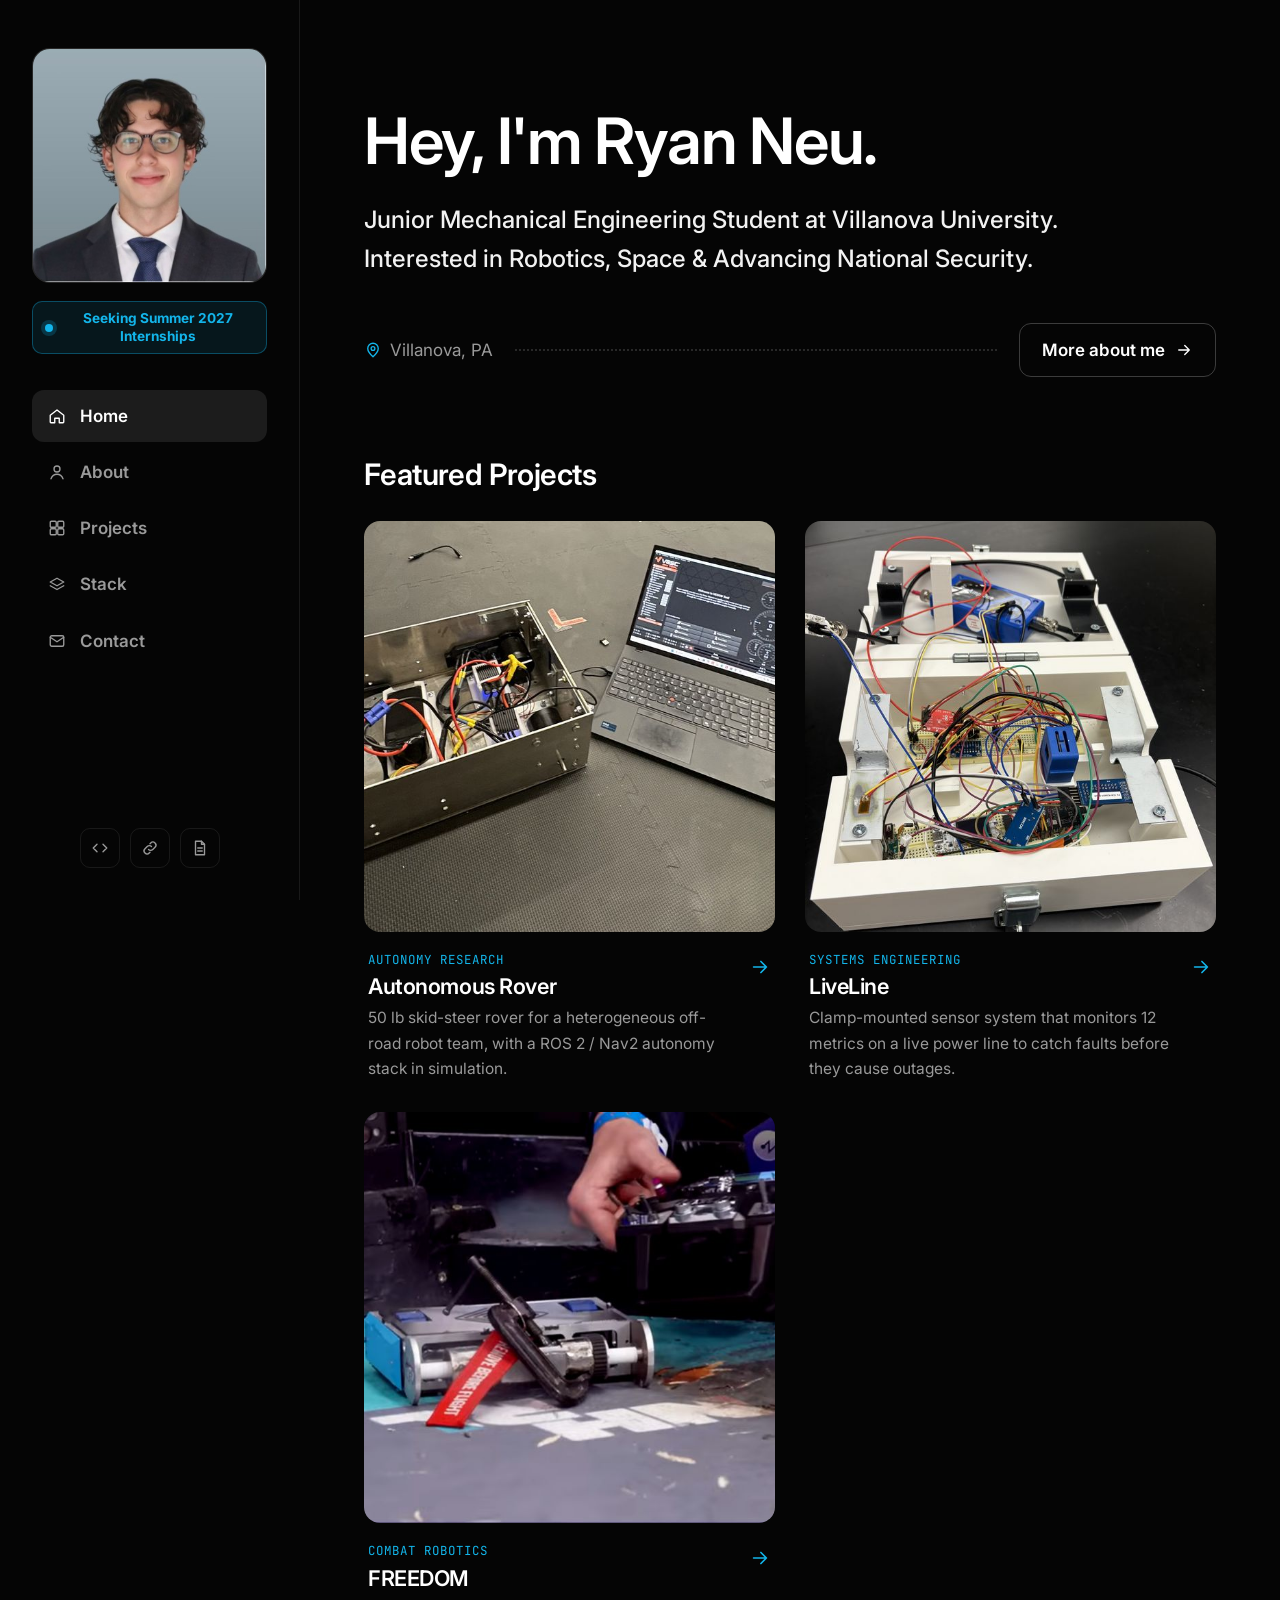
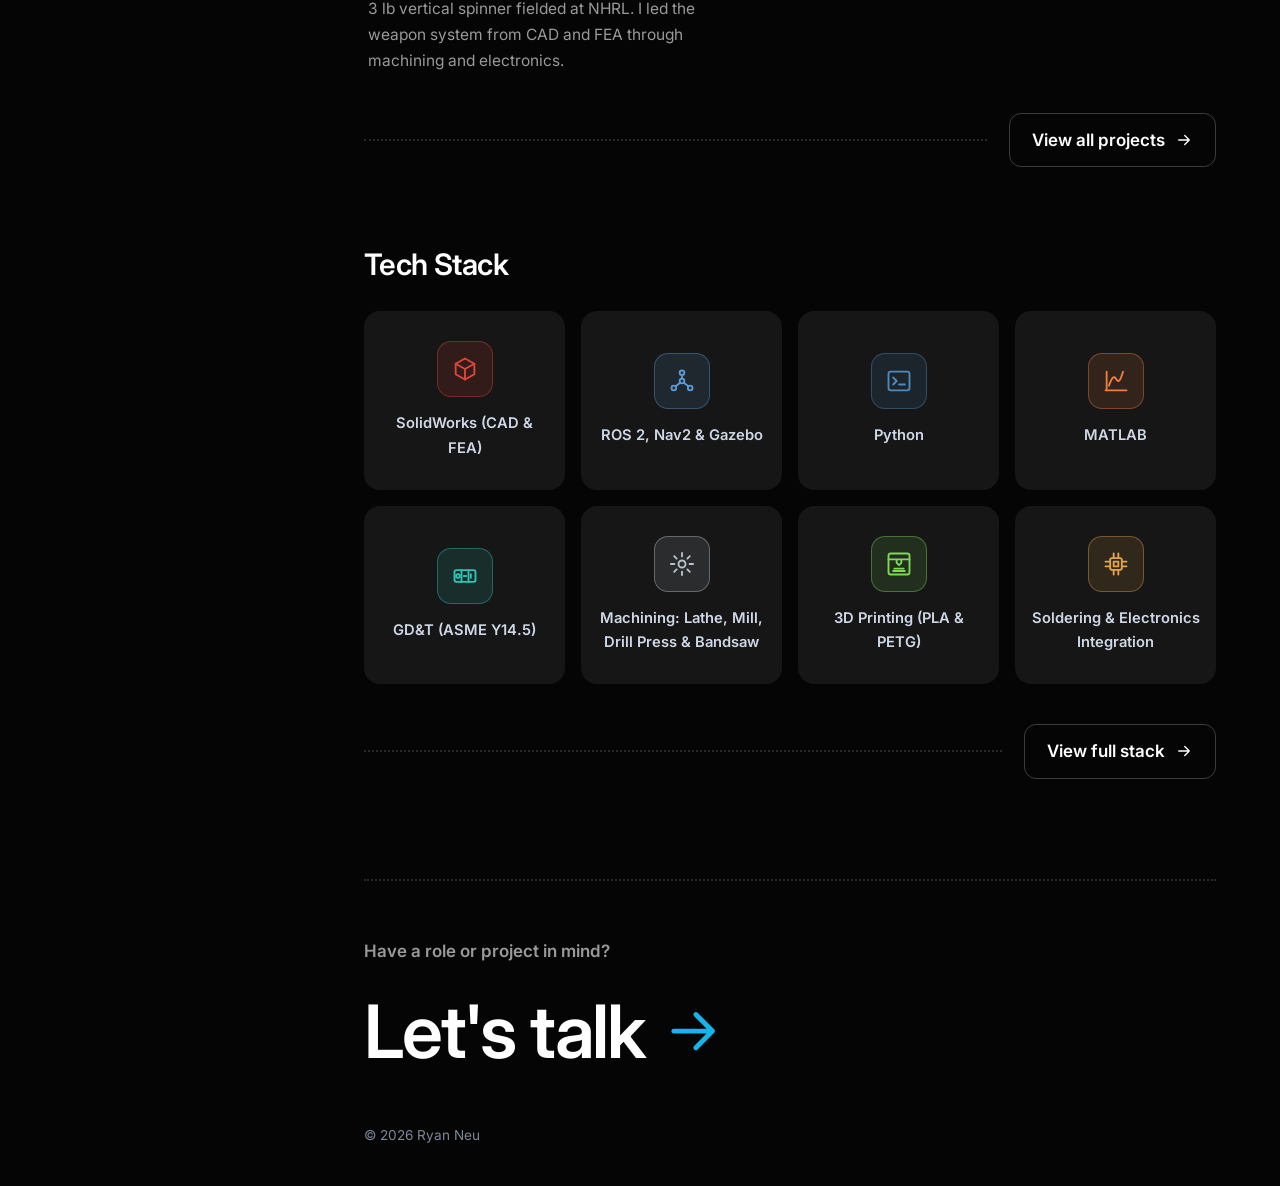
<file: index.html>
<!doctype html>
<html lang="en">
<head>
<meta charset="utf-8">
<meta name="viewport" content="width=device-width, initial-scale=1">
<title>Ryan Neu | Engineering Portfolio</title>
<meta name="description" content="Junior Mechanical Engineering student at Villanova University. Robotics, autonomous systems, space, and national security projects.">
<meta property="og:type" content="website">
<meta property="og:site_name" content="Ryan Neu">
<meta property="og:title" content="Ryan Neu | Engineering Portfolio">
<meta property="og:description" content="Junior Mechanical Engineering student at Villanova University. Robotics, autonomous systems, space, and national security projects.">
<meta property="og:image" content="https://ryancharlesneu.github.io/og-projects-2x.jpg">
<meta property="og:image:width" content="2400">
<meta property="og:image:height" content="1254">
<meta property="og:url" content="https://ryancharlesneu.github.io/">
<meta name="twitter:card" content="summary_large_image">
<link rel="icon" href="headshot.png">
<link rel="preconnect" href="https://fonts.googleapis.com">
<link rel="preconnect" href="https://fonts.gstatic.com" crossorigin>
<link href="https://fonts.googleapis.com/css2?family=Inter:wght@400;500;600&family=JetBrains+Mono:wght@500&display=swap" rel="stylesheet">
<link rel="stylesheet" href="style.css">
<script>
function nextSrc(img){
  if(img.hasAttribute("srcset")){img.removeAttribute("srcset");img.removeAttribute("sizes");return;}
  var list=(img.dataset.c||"").split("|").filter(Boolean);
  if(!list.length){img.onerror=null;return;}
  img.src=list.shift(); img.dataset.c=list.join("|");
}
</script>
</head>
<body>
<aside class="side">
  <a class="avatar" href="index.html" aria-label="Home">
    <img src="headshot.png" alt="Ryan Neu" onerror="this.remove()">
    <span class="initials">RN</span>
  </a>
  <div class="status"><span class="dot"></span>Seeking Summer 2027 Internships</div>
  <nav class="nav"><a href="index.html" class="active" aria-current="page"><svg class="ic" viewBox="0 0 24 24" fill="none" stroke="currentColor" stroke-width="1.8" stroke-linecap="round" stroke-linejoin="round" aria-hidden="true"><path d="M3 11l9-7 9 7v9a1 1 0 0 1-1 1h-5v-6H9v6H4a1 1 0 0 1-1-1z"/></svg><span>Home</span></a><a href="about.html"><svg class="ic" viewBox="0 0 24 24" fill="none" stroke="currentColor" stroke-width="1.8" stroke-linecap="round" stroke-linejoin="round" aria-hidden="true"><circle cx="12" cy="8" r="4"/><path d="M4 21c1.5-4 4.5-6 8-6s6.5 2 8 6"/></svg><span>About</span></a><a href="projects.html"><svg class="ic" viewBox="0 0 24 24" fill="none" stroke="currentColor" stroke-width="1.8" stroke-linecap="round" stroke-linejoin="round" aria-hidden="true"><rect x="3" y="3" width="8" height="8" rx="1.5"/><rect x="13" y="3" width="8" height="8" rx="1.5"/><rect x="3" y="13" width="8" height="8" rx="1.5"/><rect x="13" y="13" width="8" height="8" rx="1.5"/></svg><span>Projects</span></a><a href="stack.html"><svg class="ic" viewBox="0 0 24 24" fill="none" stroke="currentColor" stroke-width="1.8" stroke-linecap="round" stroke-linejoin="round" aria-hidden="true"><path d="M12 3l9 5-9 5-9-5z"/><path d="M3 13l9 5 9-5"/></svg><span>Stack</span></a><a href="contact.html"><svg class="ic" viewBox="0 0 24 24" fill="none" stroke="currentColor" stroke-width="1.8" stroke-linecap="round" stroke-linejoin="round" aria-hidden="true"><rect x="3" y="5" width="18" height="14" rx="2"/><path d="M3 7l9 6 9-6"/></svg><span>Contact</span></a></nav>
  <div class="social"><a href="https://github.com/RyanCharlesNeu" target="_blank" rel="noopener" title="GitHub"><svg class="ic" viewBox="0 0 24 24" fill="none" stroke="currentColor" stroke-width="1.8" stroke-linecap="round" stroke-linejoin="round" aria-hidden="true"><path d="M8 7l-5 5 5 5M16 7l5 5-5 5"/></svg><span>GitHub</span></a><a href="https://www.linkedin.com/in/ryancharlesneu/" target="_blank" rel="noopener" title="LinkedIn"><svg class="ic" viewBox="0 0 24 24" fill="none" stroke="currentColor" stroke-width="1.8" stroke-linecap="round" stroke-linejoin="round" aria-hidden="true"><path d="M10 14a4 4 0 0 0 5.7 0l3-3a4 4 0 0 0-5.7-5.7l-1 1"/><path d="M14 10a4 4 0 0 0-5.7 0l-3 3a4 4 0 0 0 5.7 5.7l1-1"/></svg><span>LinkedIn</span></a><a href="resume.pdf" target="_blank" rel="noopener" title="Resume"><svg class="ic" viewBox="0 0 24 24" fill="none" stroke="currentColor" stroke-width="1.8" stroke-linecap="round" stroke-linejoin="round" aria-hidden="true"><path d="M6 3h8l4 4v14H6z"/><path d="M14 3v4h4M9 12h6M9 16h6"/></svg><span>Resume</span></a></div>
</aside>
<main class="main">
<section class="hero">
  <h1>Hey, I'm Ryan Neu.</h1>
  <p class="headline">Junior Mechanical Engineering Student at Villanova University. Interested in Robotics, Space &amp; Advancing National Security.</p>
  <div class="loc-row"><span class="loc"><svg class="ic" viewBox="0 0 24 24" fill="none" stroke="currentColor" stroke-width="1.8" stroke-linecap="round" stroke-linejoin="round" aria-hidden="true"><path d="M12 21s-7-6.2-7-11a7 7 0 0 1 14 0c0 4.8-7 11-7 11z"/><circle cx="12" cy="10" r="2.5"/></svg> Villanova, PA</span><span class="rule"></span><a class="pill-btn" href="about.html">More about me <svg class="ic" viewBox="0 0 24 24" fill="none" stroke="currentColor" stroke-width="1.8" stroke-linecap="round" stroke-linejoin="round" aria-hidden="true"><path d="M5 12h14M13 6l6 6-6 6"/></svg></a></div>
</section>
<section class="block">
  <h2>Featured Projects</h2>
  <div class="grid"><a class="pcard" href="rover.html">
  <div class="pimg"><img src="card-rover.jpg" srcset="card-rover-sm.jpg 600w, card-rover.jpg 1000w" sizes="(max-width: 860px) 100vw, 45vw" width="1000" height="1000" alt="Autonomous Rover" loading="eager" fetchpriority="high" decoding="async"></div>
  <div class="pmeta">
    <div><p class="tag">Autonomy Research</p><h3>Autonomous Rover</h3><p class="blurb">50 lb skid-steer rover for a heterogeneous off-road robot team, with a ROS 2 / Nav2 autonomy stack in simulation.</p></div>
    <svg class="ic go" viewBox="0 0 24 24" fill="none" stroke="currentColor" stroke-width="1.8" stroke-linecap="round" stroke-linejoin="round" aria-hidden="true"><path d="M5 12h14M13 6l6 6-6 6"/></svg>
  </div>
</a><a class="pcard" href="liveline.html">
  <div class="pimg"><img src="card-liveline.jpg" srcset="card-liveline-sm.jpg 600w, card-liveline.jpg 1000w" sizes="(max-width: 860px) 100vw, 45vw" width="1000" height="1000" alt="LiveLine" loading="eager" fetchpriority="high" decoding="async"></div>
  <div class="pmeta">
    <div><p class="tag">Systems Engineering</p><h3>LiveLine</h3><p class="blurb">Clamp-mounted sensor system that monitors 12 metrics on a live power line to catch faults before they cause outages.</p></div>
    <svg class="ic go" viewBox="0 0 24 24" fill="none" stroke="currentColor" stroke-width="1.8" stroke-linecap="round" stroke-linejoin="round" aria-hidden="true"><path d="M5 12h14M13 6l6 6-6 6"/></svg>
  </div>
</a><a class="pcard" href="freedom.html">
  <div class="pimg"><img src="card-freedom.jpg" srcset="card-freedom-sm.jpg 600w, card-freedom.jpg 1000w" sizes="(max-width: 860px) 100vw, 45vw" width="1000" height="1000" alt="FREEDOM" loading="eager" fetchpriority="high" decoding="async"></div>
  <div class="pmeta">
    <div><p class="tag">Combat Robotics</p><h3>FREEDOM</h3><p class="blurb">3 lb vertical spinner fielded at NHRL. I led the weapon system from CAD and FEA through machining and electronics.</p></div>
    <svg class="ic go" viewBox="0 0 24 24" fill="none" stroke="currentColor" stroke-width="1.8" stroke-linecap="round" stroke-linejoin="round" aria-hidden="true"><path d="M5 12h14M13 6l6 6-6 6"/></svg>
  </div>
</a></div>
  <div class="rule-row"><span class="rule"></span><a class="pill-btn" href="projects.html">View all projects <svg class="ic" viewBox="0 0 24 24" fill="none" stroke="currentColor" stroke-width="1.8" stroke-linecap="round" stroke-linejoin="round" aria-hidden="true"><path d="M5 12h14M13 6l6 6-6 6"/></svg></a></div>
</section>
<section class="block">
  <h2>Tech Stack</h2>
  <div class="tiles"><div class="tile"><span class="badge" style="--c:#E2453A"><svg class="ic skill" viewBox="0 0 24 24" fill="none" stroke="currentColor" stroke-width="1.7" stroke-linecap="round" stroke-linejoin="round" aria-hidden="true"><path d="M12 3l8 4.5v9L12 21l-8-4.5v-9z"/><path d="M12 12l8-4.5M12 12v9M12 12L4 7.5"/></svg></span><span>SolidWorks (CAD & FEA)</span></div><div class="tile"><span class="badge" style="--c:#5B9BD5"><svg class="ic skill" viewBox="0 0 24 24" fill="none" stroke="currentColor" stroke-width="1.7" stroke-linecap="round" stroke-linejoin="round" aria-hidden="true"><circle cx="12" cy="5" r="2"/><circle cx="5" cy="18" r="2"/><circle cx="19" cy="18" r="2"/><circle cx="12" cy="12" r="2"/><path d="M12 7v3M10.5 13.5l-4 3M13.5 13.5l4 3"/></svg></span><span>ROS 2, Nav2 & Gazebo</span></div><div class="tile"><span class="badge" style="--c:#4B8BBE"><svg class="ic skill" viewBox="0 0 24 24" fill="none" stroke="currentColor" stroke-width="1.7" stroke-linecap="round" stroke-linejoin="round" aria-hidden="true"><rect x="3" y="4" width="18" height="16" rx="2"/><path d="M7 9l3 3-3 3M12 15h5"/></svg></span><span>Python</span></div><div class="tile"><span class="badge" style="--c:#F07C3E"><svg class="ic skill" viewBox="0 0 24 24" fill="none" stroke="currentColor" stroke-width="1.7" stroke-linecap="round" stroke-linejoin="round" aria-hidden="true"><path d="M3 20h18M4 20V4"/><path d="M6 16c2-6 4-9 6-6s3 4 6-6"/></svg></span><span>MATLAB</span></div><div class="tile"><span class="badge" style="--c:#2EC4B6"><svg class="ic skill" viewBox="0 0 24 24" fill="none" stroke="currentColor" stroke-width="1.7" stroke-linecap="round" stroke-linejoin="round" aria-hidden="true"><rect x="3" y="7" width="18" height="10" rx="1.5"/><path d="M9 7v10M15 7v10"/><circle cx="6" cy="12" r="1.6"/><path d="M11 12h2M17 10.5v3"/></svg></span><span>GD&T (ASME Y14.5)</span></div><div class="tile"><span class="badge" style="--c:#B8C2CC"><svg class="ic skill" viewBox="0 0 24 24" fill="none" stroke="currentColor" stroke-width="1.7" stroke-linecap="round" stroke-linejoin="round" aria-hidden="true"><circle cx="12" cy="12" r="3"/><path d="M12 2.5v3M12 18.5v3M2.5 12h3M18.5 12h3M5.3 5.3l2.1 2.1M16.6 16.6l2.1 2.1M5.3 18.7l2.1-2.1M16.6 7.4l2.1-2.1"/></svg></span><span>Machining: Lathe, Mill, Drill Press & Bandsaw</span></div><div class="tile"><span class="badge" style="--c:#7ED957"><svg class="ic skill" viewBox="0 0 24 24" fill="none" stroke="currentColor" stroke-width="1.7" stroke-linecap="round" stroke-linejoin="round" aria-hidden="true"><rect x="3" y="3" width="18" height="18" rx="2"/><path d="M3 8h18M10 8v3l2 2 2-2V8M7 18h10M8 16h8"/></svg></span><span>3D Printing (PLA & PETG)</span></div><div class="tile"><span class="badge" style="--c:#E3A44B"><svg class="ic skill" viewBox="0 0 24 24" fill="none" stroke="currentColor" stroke-width="1.7" stroke-linecap="round" stroke-linejoin="round" aria-hidden="true"><rect x="7" y="7" width="10" height="10" rx="1.5"/><rect x="10" y="10" width="4" height="4"/><path d="M10 3v4M14 3v4M10 17v4M14 17v4M3 10h4M3 14h4M17 10h4M17 14h4"/></svg></span><span>Soldering & Electronics Integration</span></div></div>
  <div class="rule-row"><span class="rule"></span><a class="pill-btn" href="stack.html">View full stack <svg class="ic" viewBox="0 0 24 24" fill="none" stroke="currentColor" stroke-width="1.8" stroke-linecap="round" stroke-linejoin="round" aria-hidden="true"><path d="M5 12h14M13 6l6 6-6 6"/></svg></a></div>
</section>
<footer class="foot">
  <a class="cta-band" href="contact.html">
    <span class="kicker">Have a role or project in mind?</span>
    <span class="big">Let's talk <svg class="ic big-arrow" viewBox="0 0 24 24" fill="none" stroke="currentColor" stroke-width="1.8" stroke-linecap="round" stroke-linejoin="round" aria-hidden="true"><path d="M5 12h14M13 6l6 6-6 6"/></svg></span>
  </a>
  <p class="copy">&copy; 2026 Ryan Neu</p>
</footer>
</main>
</body>
</html>
</file>
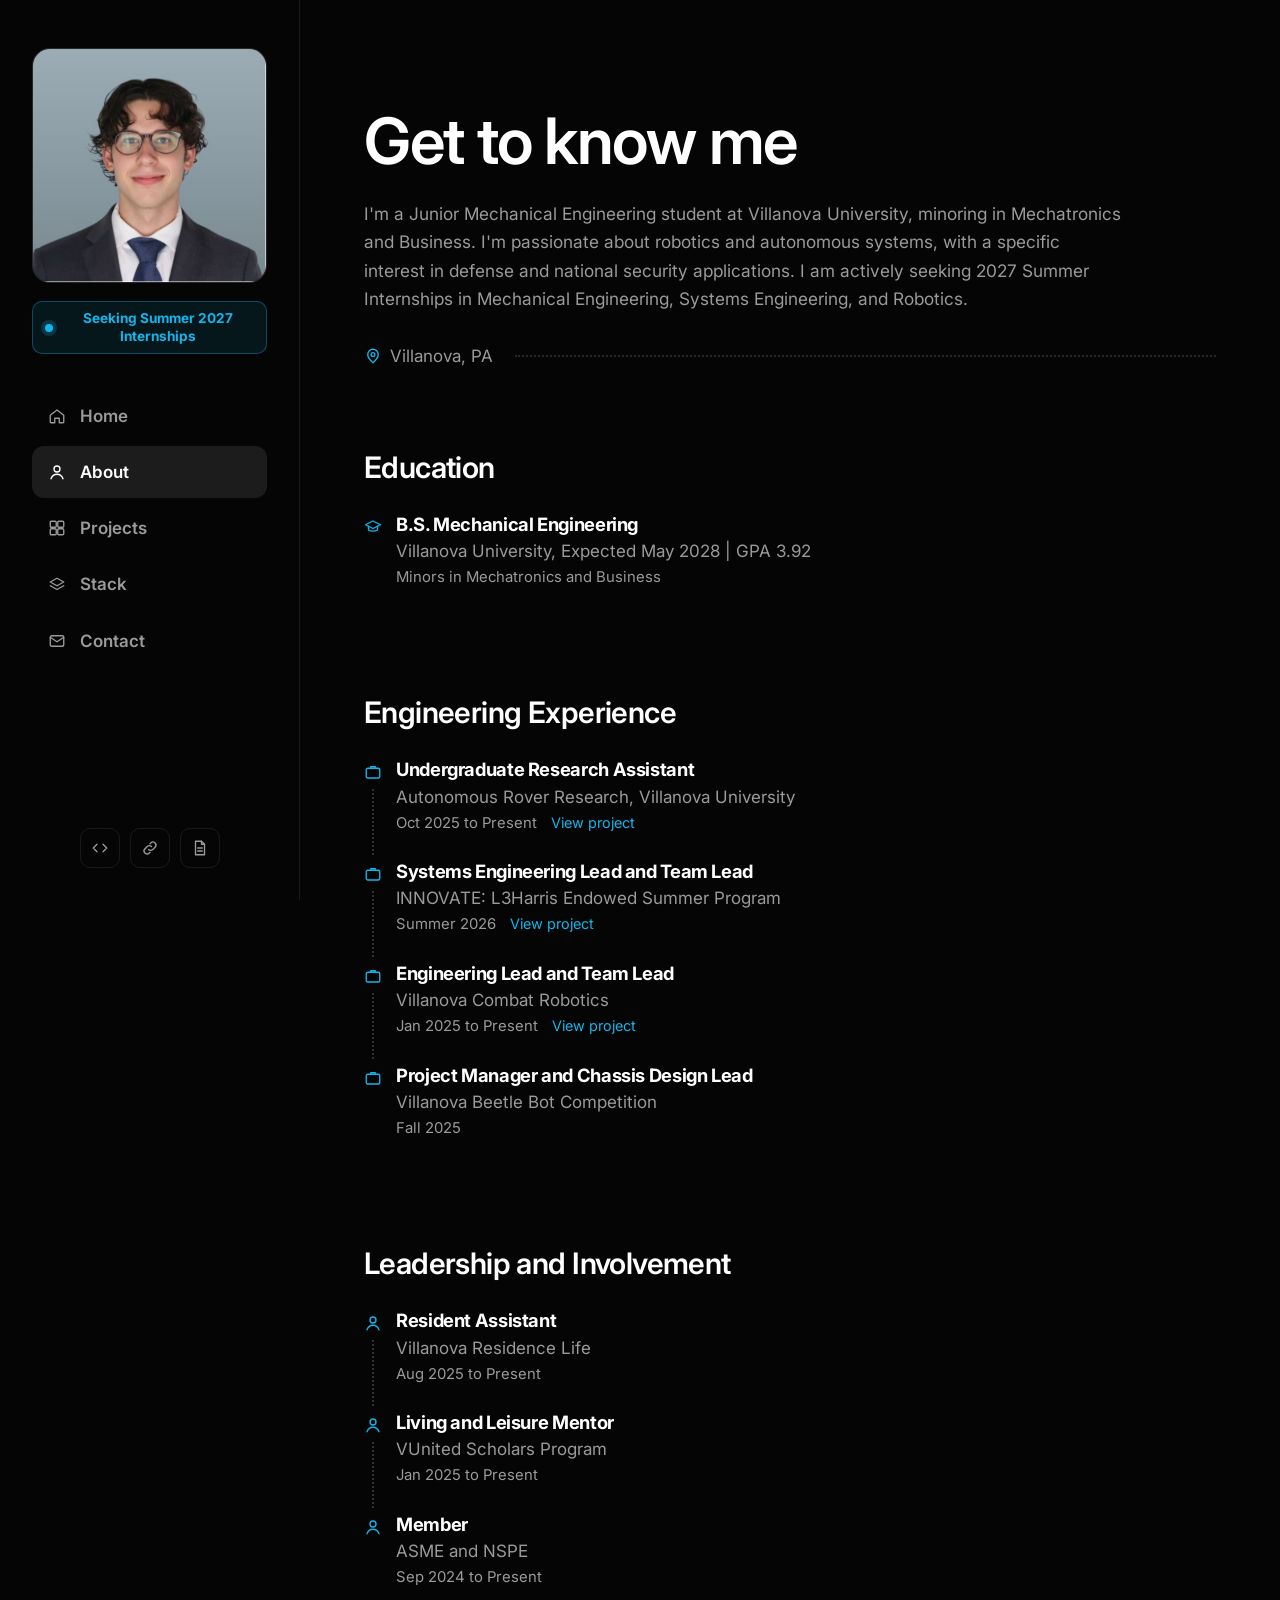
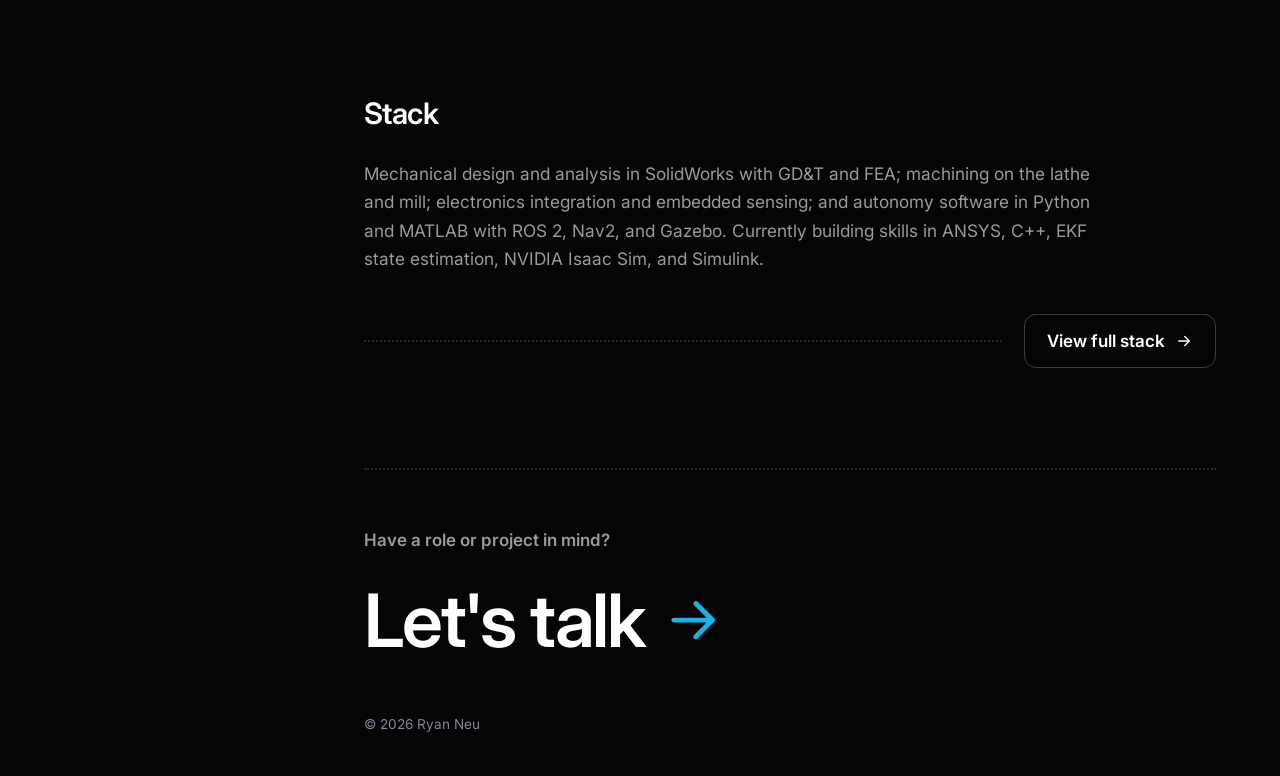
<file: about.html>
<!doctype html>
<html lang="en">
<head>
<meta charset="utf-8">
<meta name="viewport" content="width=device-width, initial-scale=1">
<title>About | Ryan Neu</title>
<meta name="description" content="Junior Mechanical Engineering student at Villanova University. Robotics, autonomous systems, space, and national security projects.">
<meta property="og:type" content="website">
<meta property="og:site_name" content="Ryan Neu">
<meta property="og:title" content="About | Ryan Neu">
<meta property="og:description" content="Junior Mechanical Engineering student at Villanova University. Robotics, autonomous systems, space, and national security projects.">
<meta property="og:image" content="https://ryancharlesneu.github.io/og-projects-2x.jpg">
<meta property="og:image:width" content="2400">
<meta property="og:image:height" content="1254">
<meta property="og:url" content="https://ryancharlesneu.github.io/">
<meta name="twitter:card" content="summary_large_image">
<link rel="icon" href="headshot.png">
<link rel="preconnect" href="https://fonts.googleapis.com">
<link rel="preconnect" href="https://fonts.gstatic.com" crossorigin>
<link href="https://fonts.googleapis.com/css2?family=Inter:wght@400;500;600&family=JetBrains+Mono:wght@500&display=swap" rel="stylesheet">
<link rel="stylesheet" href="style.css">
<script>
function nextSrc(img){
  if(img.hasAttribute("srcset")){img.removeAttribute("srcset");img.removeAttribute("sizes");return;}
  var list=(img.dataset.c||"").split("|").filter(Boolean);
  if(!list.length){img.onerror=null;return;}
  img.src=list.shift(); img.dataset.c=list.join("|");
}
</script>
</head>
<body>
<aside class="side">
  <a class="avatar" href="index.html" aria-label="Home">
    <img src="headshot.png" alt="Ryan Neu" onerror="this.remove()">
    <span class="initials">RN</span>
  </a>
  <div class="status"><span class="dot"></span>Seeking Summer 2027 Internships</div>
  <nav class="nav"><a href="index.html"><svg class="ic" viewBox="0 0 24 24" fill="none" stroke="currentColor" stroke-width="1.8" stroke-linecap="round" stroke-linejoin="round" aria-hidden="true"><path d="M3 11l9-7 9 7v9a1 1 0 0 1-1 1h-5v-6H9v6H4a1 1 0 0 1-1-1z"/></svg><span>Home</span></a><a href="about.html" class="active" aria-current="page"><svg class="ic" viewBox="0 0 24 24" fill="none" stroke="currentColor" stroke-width="1.8" stroke-linecap="round" stroke-linejoin="round" aria-hidden="true"><circle cx="12" cy="8" r="4"/><path d="M4 21c1.5-4 4.5-6 8-6s6.5 2 8 6"/></svg><span>About</span></a><a href="projects.html"><svg class="ic" viewBox="0 0 24 24" fill="none" stroke="currentColor" stroke-width="1.8" stroke-linecap="round" stroke-linejoin="round" aria-hidden="true"><rect x="3" y="3" width="8" height="8" rx="1.5"/><rect x="13" y="3" width="8" height="8" rx="1.5"/><rect x="3" y="13" width="8" height="8" rx="1.5"/><rect x="13" y="13" width="8" height="8" rx="1.5"/></svg><span>Projects</span></a><a href="stack.html"><svg class="ic" viewBox="0 0 24 24" fill="none" stroke="currentColor" stroke-width="1.8" stroke-linecap="round" stroke-linejoin="round" aria-hidden="true"><path d="M12 3l9 5-9 5-9-5z"/><path d="M3 13l9 5 9-5"/></svg><span>Stack</span></a><a href="contact.html"><svg class="ic" viewBox="0 0 24 24" fill="none" stroke="currentColor" stroke-width="1.8" stroke-linecap="round" stroke-linejoin="round" aria-hidden="true"><rect x="3" y="5" width="18" height="14" rx="2"/><path d="M3 7l9 6 9-6"/></svg><span>Contact</span></a></nav>
  <div class="social"><a href="https://github.com/RyanCharlesNeu" target="_blank" rel="noopener" title="GitHub"><svg class="ic" viewBox="0 0 24 24" fill="none" stroke="currentColor" stroke-width="1.8" stroke-linecap="round" stroke-linejoin="round" aria-hidden="true"><path d="M8 7l-5 5 5 5M16 7l5 5-5 5"/></svg><span>GitHub</span></a><a href="https://www.linkedin.com/in/ryancharlesneu/" target="_blank" rel="noopener" title="LinkedIn"><svg class="ic" viewBox="0 0 24 24" fill="none" stroke="currentColor" stroke-width="1.8" stroke-linecap="round" stroke-linejoin="round" aria-hidden="true"><path d="M10 14a4 4 0 0 0 5.7 0l3-3a4 4 0 0 0-5.7-5.7l-1 1"/><path d="M14 10a4 4 0 0 0-5.7 0l-3 3a4 4 0 0 0 5.7 5.7l1-1"/></svg><span>LinkedIn</span></a><a href="resume.pdf" target="_blank" rel="noopener" title="Resume"><svg class="ic" viewBox="0 0 24 24" fill="none" stroke="currentColor" stroke-width="1.8" stroke-linecap="round" stroke-linejoin="round" aria-hidden="true"><path d="M6 3h8l4 4v14H6z"/><path d="M14 3v4h4M9 12h6M9 16h6"/></svg><span>Resume</span></a></div>
</aside>
<main class="main">
<section class="hero">
  <h1>Get to know me</h1>
  <p class="bio">I&#x27;m a Junior Mechanical Engineering student at Villanova University, minoring in Mechatronics and Business. I&#x27;m passionate about robotics and autonomous systems, with a specific interest in defense and national security applications. I am actively seeking 2027 Summer Internships in Mechanical Engineering, Systems Engineering, and Robotics.</p>
  <div class="loc-row"><span class="loc"><svg class="ic" viewBox="0 0 24 24" fill="none" stroke="currentColor" stroke-width="1.8" stroke-linecap="round" stroke-linejoin="round" aria-hidden="true"><path d="M12 21s-7-6.2-7-11a7 7 0 0 1 14 0c0 4.8-7 11-7 11z"/><circle cx="12" cy="10" r="2.5"/></svg> Villanova, PA</span><span class="rule"></span></div>
</section>
<section class="block"><h2>Education</h2><ul class="timeline"><li><svg class="ic" viewBox="0 0 24 24" fill="none" stroke="currentColor" stroke-width="1.8" stroke-linecap="round" stroke-linejoin="round" aria-hidden="true"><path d="M2 9l10-5 10 5-10 5z"/><path d="M6 11v5c3 2 9 2 12 0v-5"/></svg><div><h3>B.S. Mechanical Engineering</h3><p>Villanova University, Expected May 2028 | GPA 3.92</p><p class="sub">Minors in Mechatronics and Business</p></div></li></ul></section>
<section class="block"><h2>Engineering Experience</h2><ul class="timeline"><li><svg class="ic" viewBox="0 0 24 24" fill="none" stroke="currentColor" stroke-width="1.8" stroke-linecap="round" stroke-linejoin="round" aria-hidden="true"><rect x="3" y="7" width="18" height="13" rx="2"/><path d="M9 7V5h6v2"/></svg><div><h3>Undergraduate Research Assistant</h3><p>Autonomous Rover Research, Villanova University</p><p class="sub">Oct 2025 to Present <a class="mini" href="rover.html">View project</a></p></div></li><li><svg class="ic" viewBox="0 0 24 24" fill="none" stroke="currentColor" stroke-width="1.8" stroke-linecap="round" stroke-linejoin="round" aria-hidden="true"><rect x="3" y="7" width="18" height="13" rx="2"/><path d="M9 7V5h6v2"/></svg><div><h3>Systems Engineering Lead and Team Lead</h3><p>INNOVATE: L3Harris Endowed Summer Program</p><p class="sub">Summer 2026 <a class="mini" href="liveline.html">View project</a></p></div></li><li><svg class="ic" viewBox="0 0 24 24" fill="none" stroke="currentColor" stroke-width="1.8" stroke-linecap="round" stroke-linejoin="round" aria-hidden="true"><rect x="3" y="7" width="18" height="13" rx="2"/><path d="M9 7V5h6v2"/></svg><div><h3>Engineering Lead and Team Lead</h3><p>Villanova Combat Robotics</p><p class="sub">Jan 2025 to Present <a class="mini" href="freedom.html">View project</a></p></div></li><li><svg class="ic" viewBox="0 0 24 24" fill="none" stroke="currentColor" stroke-width="1.8" stroke-linecap="round" stroke-linejoin="round" aria-hidden="true"><rect x="3" y="7" width="18" height="13" rx="2"/><path d="M9 7V5h6v2"/></svg><div><h3>Project Manager and Chassis Design Lead</h3><p>Villanova Beetle Bot Competition</p><p class="sub">Fall 2025</p></div></li></ul></section>
<section class="block"><h2>Leadership and Involvement</h2><ul class="timeline"><li><svg class="ic" viewBox="0 0 24 24" fill="none" stroke="currentColor" stroke-width="1.8" stroke-linecap="round" stroke-linejoin="round" aria-hidden="true"><circle cx="12" cy="8" r="4"/><path d="M4 21c1.5-4 4.5-6 8-6s6.5 2 8 6"/></svg><div><h3>Resident Assistant</h3><p>Villanova Residence Life</p><p class="sub">Aug 2025 to Present</p></div></li><li><svg class="ic" viewBox="0 0 24 24" fill="none" stroke="currentColor" stroke-width="1.8" stroke-linecap="round" stroke-linejoin="round" aria-hidden="true"><circle cx="12" cy="8" r="4"/><path d="M4 21c1.5-4 4.5-6 8-6s6.5 2 8 6"/></svg><div><h3>Living and Leisure Mentor</h3><p>VUnited Scholars Program</p><p class="sub">Jan 2025 to Present</p></div></li><li><svg class="ic" viewBox="0 0 24 24" fill="none" stroke="currentColor" stroke-width="1.8" stroke-linecap="round" stroke-linejoin="round" aria-hidden="true"><circle cx="12" cy="8" r="4"/><path d="M4 21c1.5-4 4.5-6 8-6s6.5 2 8 6"/></svg><div><h3>Member</h3><p>ASME and NSPE</p><p class="sub">Sep 2024 to Present</p></div></li></ul></section>
<section class="block"><h2>Stack</h2>
  <p class="bio">Mechanical design and analysis in SolidWorks with GD&amp;T and FEA; machining on the lathe and mill; electronics integration and embedded sensing; and autonomy software in Python and MATLAB with ROS 2, Nav2, and Gazebo. Currently building skills in ANSYS, C++, EKF state estimation, NVIDIA Isaac Sim, and Simulink.</p>
  <div class="rule-row"><span class="rule"></span><a class="pill-btn" href="stack.html">View full stack <svg class="ic" viewBox="0 0 24 24" fill="none" stroke="currentColor" stroke-width="1.8" stroke-linecap="round" stroke-linejoin="round" aria-hidden="true"><path d="M5 12h14M13 6l6 6-6 6"/></svg></a></div>
</section>
<footer class="foot">
  <a class="cta-band" href="contact.html">
    <span class="kicker">Have a role or project in mind?</span>
    <span class="big">Let's talk <svg class="ic big-arrow" viewBox="0 0 24 24" fill="none" stroke="currentColor" stroke-width="1.8" stroke-linecap="round" stroke-linejoin="round" aria-hidden="true"><path d="M5 12h14M13 6l6 6-6 6"/></svg></span>
  </a>
  <p class="copy">&copy; 2026 Ryan Neu</p>
</footer>
</main>
</body>
</html>
</file>
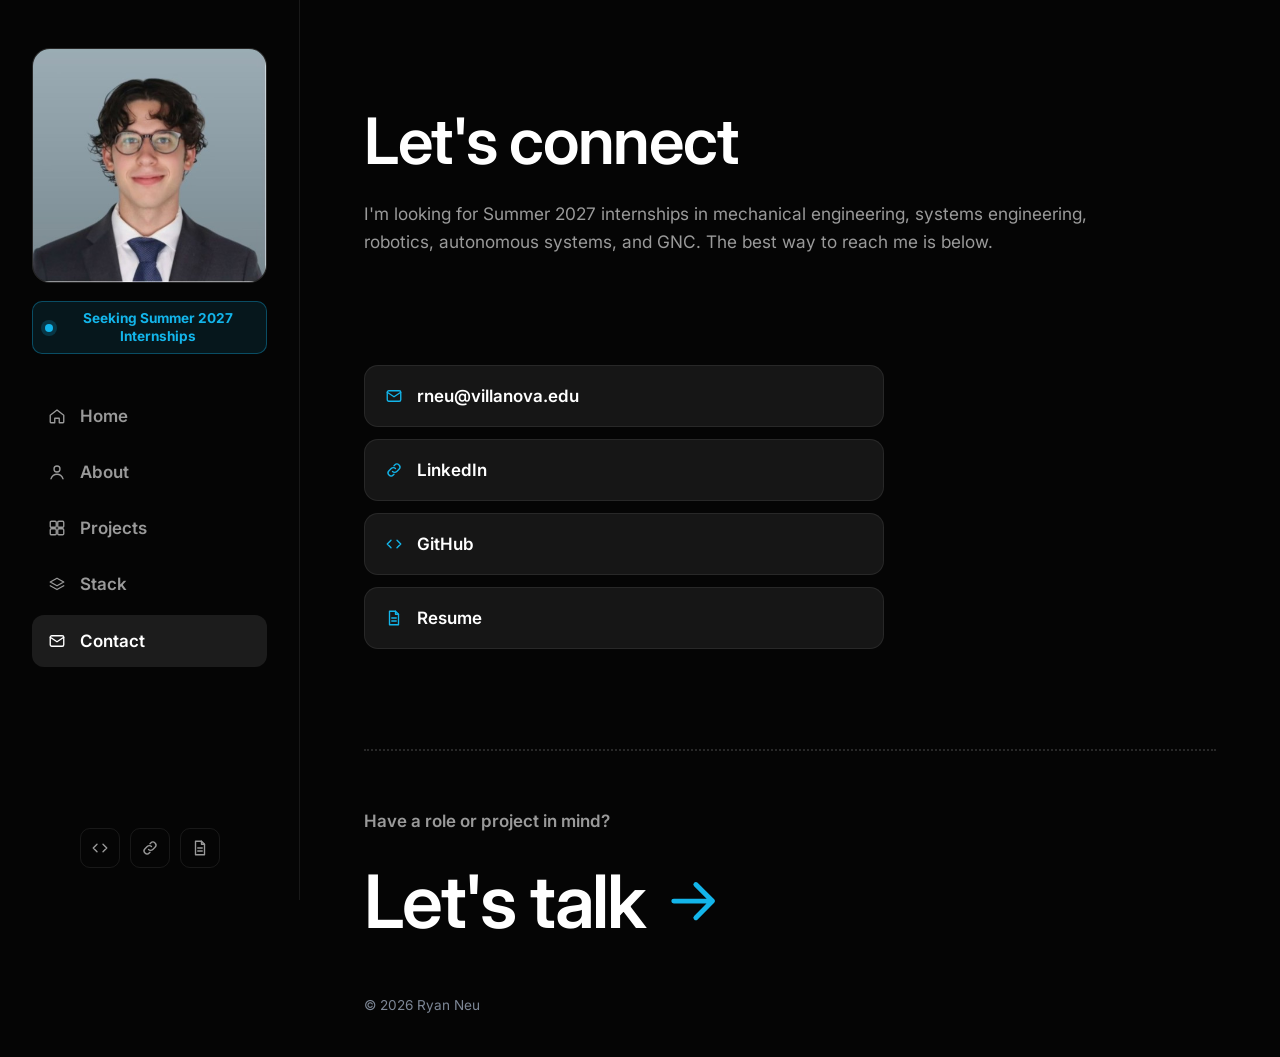
<file: contact.html>
<!doctype html>
<html lang="en">
<head>
<meta charset="utf-8">
<meta name="viewport" content="width=device-width, initial-scale=1">
<title>Contact | Ryan Neu</title>
<meta name="description" content="Junior Mechanical Engineering student at Villanova University. Robotics, autonomous systems, space, and national security projects.">
<meta property="og:type" content="website">
<meta property="og:site_name" content="Ryan Neu">
<meta property="og:title" content="Contact | Ryan Neu">
<meta property="og:description" content="Junior Mechanical Engineering student at Villanova University. Robotics, autonomous systems, space, and national security projects.">
<meta property="og:image" content="https://ryancharlesneu.github.io/og-projects-2x.jpg">
<meta property="og:image:width" content="2400">
<meta property="og:image:height" content="1254">
<meta property="og:url" content="https://ryancharlesneu.github.io/">
<meta name="twitter:card" content="summary_large_image">
<link rel="icon" href="headshot.png">
<link rel="preconnect" href="https://fonts.googleapis.com">
<link rel="preconnect" href="https://fonts.gstatic.com" crossorigin>
<link href="https://fonts.googleapis.com/css2?family=Inter:wght@400;500;600&family=JetBrains+Mono:wght@500&display=swap" rel="stylesheet">
<link rel="stylesheet" href="style.css">
<script>
function nextSrc(img){
  if(img.hasAttribute("srcset")){img.removeAttribute("srcset");img.removeAttribute("sizes");return;}
  var list=(img.dataset.c||"").split("|").filter(Boolean);
  if(!list.length){img.onerror=null;return;}
  img.src=list.shift(); img.dataset.c=list.join("|");
}
</script>
</head>
<body>
<aside class="side">
  <a class="avatar" href="index.html" aria-label="Home">
    <img src="headshot.png" alt="Ryan Neu" onerror="this.remove()">
    <span class="initials">RN</span>
  </a>
  <div class="status"><span class="dot"></span>Seeking Summer 2027 Internships</div>
  <nav class="nav"><a href="index.html"><svg class="ic" viewBox="0 0 24 24" fill="none" stroke="currentColor" stroke-width="1.8" stroke-linecap="round" stroke-linejoin="round" aria-hidden="true"><path d="M3 11l9-7 9 7v9a1 1 0 0 1-1 1h-5v-6H9v6H4a1 1 0 0 1-1-1z"/></svg><span>Home</span></a><a href="about.html"><svg class="ic" viewBox="0 0 24 24" fill="none" stroke="currentColor" stroke-width="1.8" stroke-linecap="round" stroke-linejoin="round" aria-hidden="true"><circle cx="12" cy="8" r="4"/><path d="M4 21c1.5-4 4.5-6 8-6s6.5 2 8 6"/></svg><span>About</span></a><a href="projects.html"><svg class="ic" viewBox="0 0 24 24" fill="none" stroke="currentColor" stroke-width="1.8" stroke-linecap="round" stroke-linejoin="round" aria-hidden="true"><rect x="3" y="3" width="8" height="8" rx="1.5"/><rect x="13" y="3" width="8" height="8" rx="1.5"/><rect x="3" y="13" width="8" height="8" rx="1.5"/><rect x="13" y="13" width="8" height="8" rx="1.5"/></svg><span>Projects</span></a><a href="stack.html"><svg class="ic" viewBox="0 0 24 24" fill="none" stroke="currentColor" stroke-width="1.8" stroke-linecap="round" stroke-linejoin="round" aria-hidden="true"><path d="M12 3l9 5-9 5-9-5z"/><path d="M3 13l9 5 9-5"/></svg><span>Stack</span></a><a href="contact.html" class="active" aria-current="page"><svg class="ic" viewBox="0 0 24 24" fill="none" stroke="currentColor" stroke-width="1.8" stroke-linecap="round" stroke-linejoin="round" aria-hidden="true"><rect x="3" y="5" width="18" height="14" rx="2"/><path d="M3 7l9 6 9-6"/></svg><span>Contact</span></a></nav>
  <div class="social"><a href="https://github.com/RyanCharlesNeu" target="_blank" rel="noopener" title="GitHub"><svg class="ic" viewBox="0 0 24 24" fill="none" stroke="currentColor" stroke-width="1.8" stroke-linecap="round" stroke-linejoin="round" aria-hidden="true"><path d="M8 7l-5 5 5 5M16 7l5 5-5 5"/></svg><span>GitHub</span></a><a href="https://www.linkedin.com/in/ryancharlesneu/" target="_blank" rel="noopener" title="LinkedIn"><svg class="ic" viewBox="0 0 24 24" fill="none" stroke="currentColor" stroke-width="1.8" stroke-linecap="round" stroke-linejoin="round" aria-hidden="true"><path d="M10 14a4 4 0 0 0 5.7 0l3-3a4 4 0 0 0-5.7-5.7l-1 1"/><path d="M14 10a4 4 0 0 0-5.7 0l-3 3a4 4 0 0 0 5.7 5.7l1-1"/></svg><span>LinkedIn</span></a><a href="resume.pdf" target="_blank" rel="noopener" title="Resume"><svg class="ic" viewBox="0 0 24 24" fill="none" stroke="currentColor" stroke-width="1.8" stroke-linecap="round" stroke-linejoin="round" aria-hidden="true"><path d="M6 3h8l4 4v14H6z"/><path d="M14 3v4h4M9 12h6M9 16h6"/></svg><span>Resume</span></a></div>
</aside>
<main class="main">
<section class="hero"><h1>Let's connect</h1>
<p class="bio">I'm looking for Summer 2027 internships in mechanical engineering, systems engineering, robotics, autonomous systems, and GNC. The best way to reach me is below.</p></section>
<section class="block"><div class="clist"><a class="crow" href="mailto:rneu@villanova.edu"><svg class="ic" viewBox="0 0 24 24" fill="none" stroke="currentColor" stroke-width="1.8" stroke-linecap="round" stroke-linejoin="round" aria-hidden="true"><rect x="3" y="5" width="18" height="14" rx="2"/><path d="M3 7l9 6 9-6"/></svg><span>rneu@villanova.edu</span></a><a class="crow" href="https://www.linkedin.com/in/ryancharlesneu/" target="_blank" rel="noopener"><svg class="ic" viewBox="0 0 24 24" fill="none" stroke="currentColor" stroke-width="1.8" stroke-linecap="round" stroke-linejoin="round" aria-hidden="true"><path d="M10 14a4 4 0 0 0 5.7 0l3-3a4 4 0 0 0-5.7-5.7l-1 1"/><path d="M14 10a4 4 0 0 0-5.7 0l-3 3a4 4 0 0 0 5.7 5.7l1-1"/></svg><span>LinkedIn</span></a><a class="crow" href="https://github.com/RyanCharlesNeu" target="_blank" rel="noopener"><svg class="ic" viewBox="0 0 24 24" fill="none" stroke="currentColor" stroke-width="1.8" stroke-linecap="round" stroke-linejoin="round" aria-hidden="true"><path d="M8 7l-5 5 5 5M16 7l5 5-5 5"/></svg><span>GitHub</span></a><a class="crow" href="resume.pdf" target="_blank" rel="noopener"><svg class="ic" viewBox="0 0 24 24" fill="none" stroke="currentColor" stroke-width="1.8" stroke-linecap="round" stroke-linejoin="round" aria-hidden="true"><path d="M6 3h8l4 4v14H6z"/><path d="M14 3v4h4M9 12h6M9 16h6"/></svg><span>Resume</span></a></div></section>
<footer class="foot">
  <a class="cta-band" href="contact.html">
    <span class="kicker">Have a role or project in mind?</span>
    <span class="big">Let's talk <svg class="ic big-arrow" viewBox="0 0 24 24" fill="none" stroke="currentColor" stroke-width="1.8" stroke-linecap="round" stroke-linejoin="round" aria-hidden="true"><path d="M5 12h14M13 6l6 6-6 6"/></svg></span>
  </a>
  <p class="copy">&copy; 2026 Ryan Neu</p>
</footer>
</main>
</body>
</html>
</file>
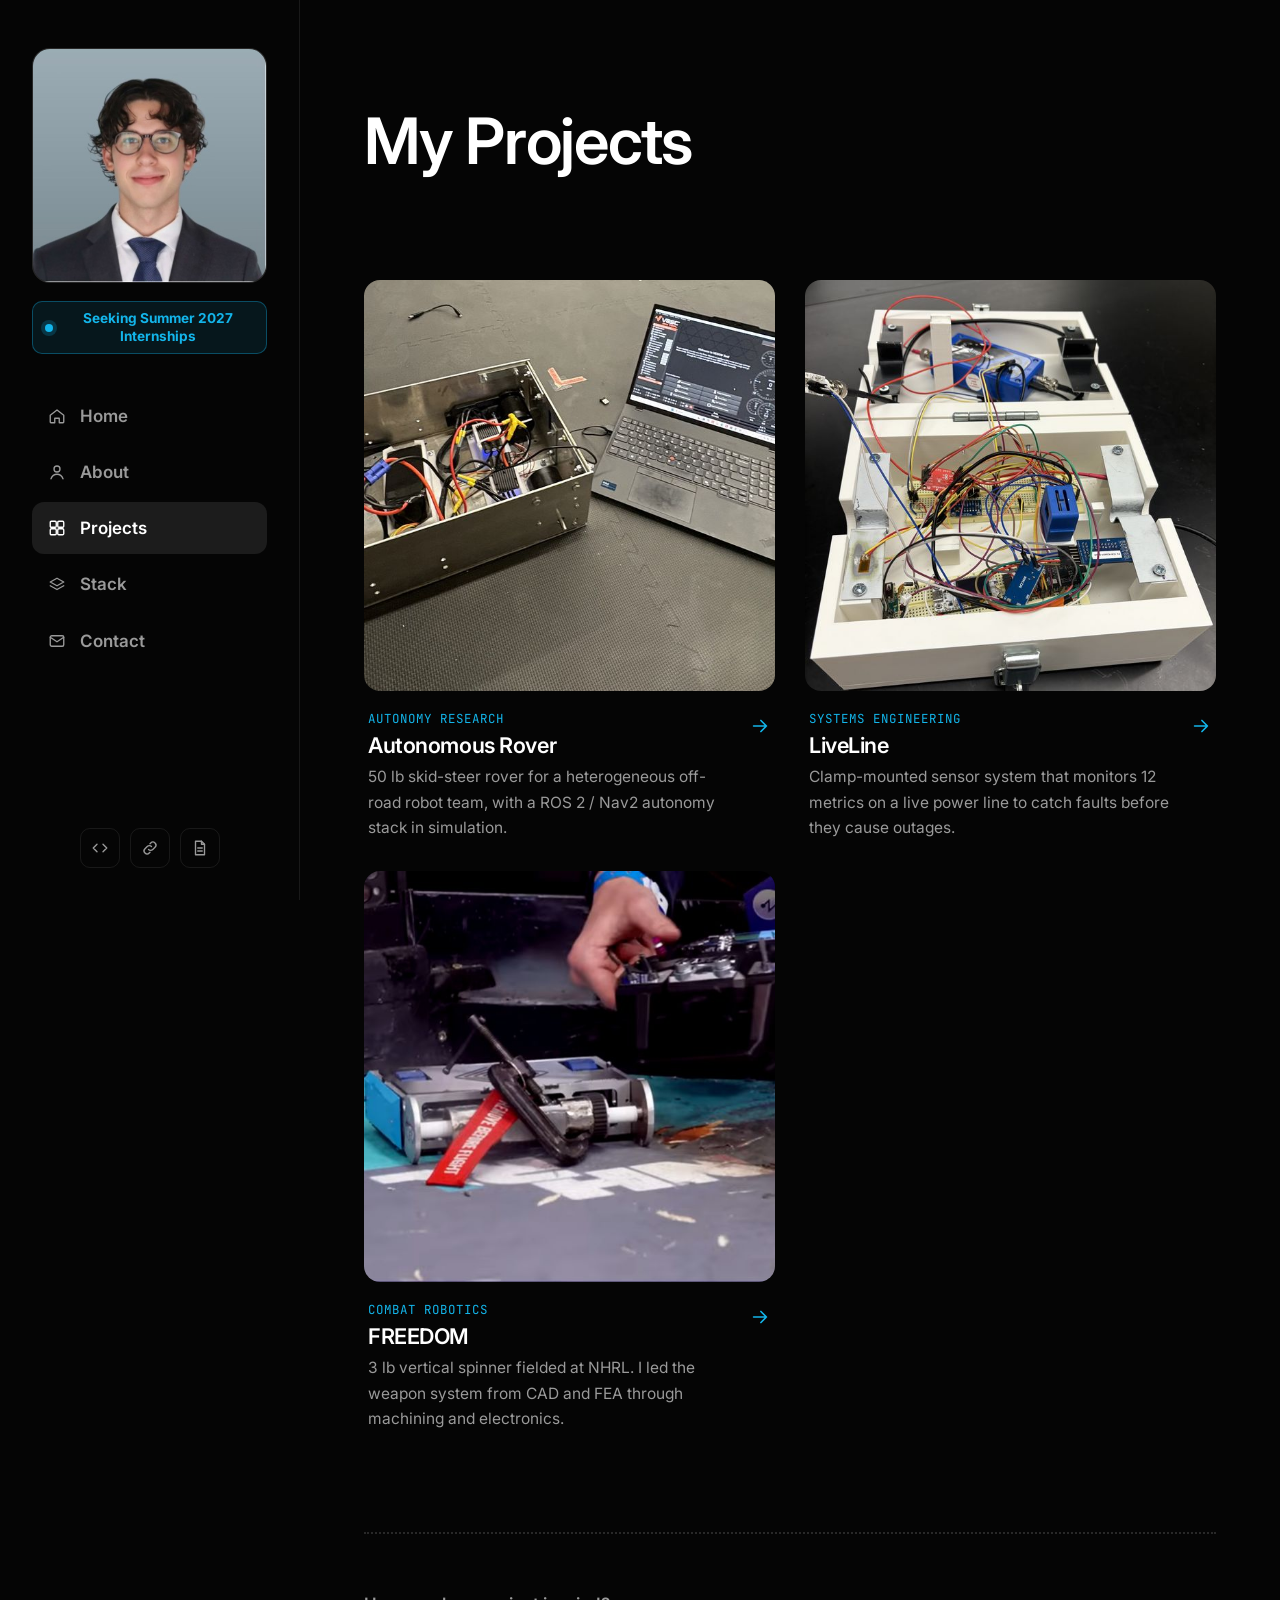
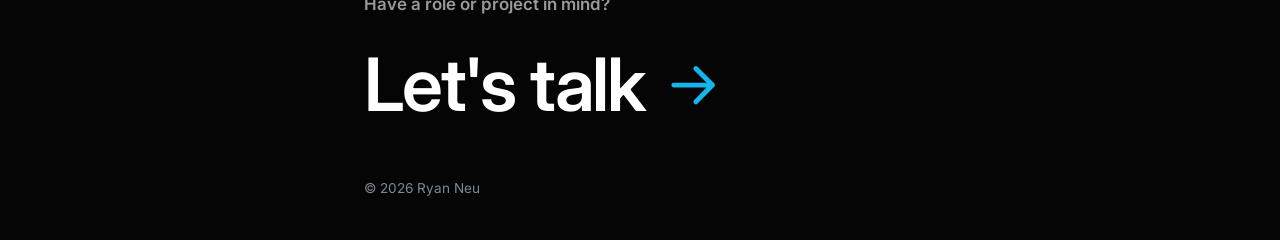
<file: projects.html>
<!doctype html>
<html lang="en">
<head>
<meta charset="utf-8">
<meta name="viewport" content="width=device-width, initial-scale=1">
<title>Projects | Ryan Neu</title>
<meta name="description" content="Junior Mechanical Engineering student at Villanova University. Robotics, autonomous systems, space, and national security projects.">
<meta property="og:type" content="website">
<meta property="og:site_name" content="Ryan Neu">
<meta property="og:title" content="Projects | Ryan Neu">
<meta property="og:description" content="Junior Mechanical Engineering student at Villanova University. Robotics, autonomous systems, space, and national security projects.">
<meta property="og:image" content="https://ryancharlesneu.github.io/og-projects-2x.jpg">
<meta property="og:image:width" content="2400">
<meta property="og:image:height" content="1254">
<meta property="og:url" content="https://ryancharlesneu.github.io/">
<meta name="twitter:card" content="summary_large_image">
<link rel="icon" href="headshot.png">
<link rel="preconnect" href="https://fonts.googleapis.com">
<link rel="preconnect" href="https://fonts.gstatic.com" crossorigin>
<link href="https://fonts.googleapis.com/css2?family=Inter:wght@400;500;600&family=JetBrains+Mono:wght@500&display=swap" rel="stylesheet">
<link rel="stylesheet" href="style.css">
<script>
function nextSrc(img){
  if(img.hasAttribute("srcset")){img.removeAttribute("srcset");img.removeAttribute("sizes");return;}
  var list=(img.dataset.c||"").split("|").filter(Boolean);
  if(!list.length){img.onerror=null;return;}
  img.src=list.shift(); img.dataset.c=list.join("|");
}
</script>
</head>
<body>
<aside class="side">
  <a class="avatar" href="index.html" aria-label="Home">
    <img src="headshot.png" alt="Ryan Neu" onerror="this.remove()">
    <span class="initials">RN</span>
  </a>
  <div class="status"><span class="dot"></span>Seeking Summer 2027 Internships</div>
  <nav class="nav"><a href="index.html"><svg class="ic" viewBox="0 0 24 24" fill="none" stroke="currentColor" stroke-width="1.8" stroke-linecap="round" stroke-linejoin="round" aria-hidden="true"><path d="M3 11l9-7 9 7v9a1 1 0 0 1-1 1h-5v-6H9v6H4a1 1 0 0 1-1-1z"/></svg><span>Home</span></a><a href="about.html"><svg class="ic" viewBox="0 0 24 24" fill="none" stroke="currentColor" stroke-width="1.8" stroke-linecap="round" stroke-linejoin="round" aria-hidden="true"><circle cx="12" cy="8" r="4"/><path d="M4 21c1.5-4 4.5-6 8-6s6.5 2 8 6"/></svg><span>About</span></a><a href="projects.html" class="active" aria-current="page"><svg class="ic" viewBox="0 0 24 24" fill="none" stroke="currentColor" stroke-width="1.8" stroke-linecap="round" stroke-linejoin="round" aria-hidden="true"><rect x="3" y="3" width="8" height="8" rx="1.5"/><rect x="13" y="3" width="8" height="8" rx="1.5"/><rect x="3" y="13" width="8" height="8" rx="1.5"/><rect x="13" y="13" width="8" height="8" rx="1.5"/></svg><span>Projects</span></a><a href="stack.html"><svg class="ic" viewBox="0 0 24 24" fill="none" stroke="currentColor" stroke-width="1.8" stroke-linecap="round" stroke-linejoin="round" aria-hidden="true"><path d="M12 3l9 5-9 5-9-5z"/><path d="M3 13l9 5 9-5"/></svg><span>Stack</span></a><a href="contact.html"><svg class="ic" viewBox="0 0 24 24" fill="none" stroke="currentColor" stroke-width="1.8" stroke-linecap="round" stroke-linejoin="round" aria-hidden="true"><rect x="3" y="5" width="18" height="14" rx="2"/><path d="M3 7l9 6 9-6"/></svg><span>Contact</span></a></nav>
  <div class="social"><a href="https://github.com/RyanCharlesNeu" target="_blank" rel="noopener" title="GitHub"><svg class="ic" viewBox="0 0 24 24" fill="none" stroke="currentColor" stroke-width="1.8" stroke-linecap="round" stroke-linejoin="round" aria-hidden="true"><path d="M8 7l-5 5 5 5M16 7l5 5-5 5"/></svg><span>GitHub</span></a><a href="https://www.linkedin.com/in/ryancharlesneu/" target="_blank" rel="noopener" title="LinkedIn"><svg class="ic" viewBox="0 0 24 24" fill="none" stroke="currentColor" stroke-width="1.8" stroke-linecap="round" stroke-linejoin="round" aria-hidden="true"><path d="M10 14a4 4 0 0 0 5.7 0l3-3a4 4 0 0 0-5.7-5.7l-1 1"/><path d="M14 10a4 4 0 0 0-5.7 0l-3 3a4 4 0 0 0 5.7 5.7l1-1"/></svg><span>LinkedIn</span></a><a href="resume.pdf" target="_blank" rel="noopener" title="Resume"><svg class="ic" viewBox="0 0 24 24" fill="none" stroke="currentColor" stroke-width="1.8" stroke-linecap="round" stroke-linejoin="round" aria-hidden="true"><path d="M6 3h8l4 4v14H6z"/><path d="M14 3v4h4M9 12h6M9 16h6"/></svg><span>Resume</span></a></div>
</aside>
<main class="main">
<section class="hero"><h1>My Projects</h1></section>
<section class="block"><div class="grid"><a class="pcard" href="rover.html">
  <div class="pimg"><img src="card-rover.jpg" srcset="card-rover-sm.jpg 600w, card-rover.jpg 1000w" sizes="(max-width: 860px) 100vw, 45vw" width="1000" height="1000" alt="Autonomous Rover" loading="eager" fetchpriority="high" decoding="async"></div>
  <div class="pmeta">
    <div><p class="tag">Autonomy Research</p><h3>Autonomous Rover</h3><p class="blurb">50 lb skid-steer rover for a heterogeneous off-road robot team, with a ROS 2 / Nav2 autonomy stack in simulation.</p></div>
    <svg class="ic go" viewBox="0 0 24 24" fill="none" stroke="currentColor" stroke-width="1.8" stroke-linecap="round" stroke-linejoin="round" aria-hidden="true"><path d="M5 12h14M13 6l6 6-6 6"/></svg>
  </div>
</a><a class="pcard" href="liveline.html">
  <div class="pimg"><img src="card-liveline.jpg" srcset="card-liveline-sm.jpg 600w, card-liveline.jpg 1000w" sizes="(max-width: 860px) 100vw, 45vw" width="1000" height="1000" alt="LiveLine" loading="eager" fetchpriority="high" decoding="async"></div>
  <div class="pmeta">
    <div><p class="tag">Systems Engineering</p><h3>LiveLine</h3><p class="blurb">Clamp-mounted sensor system that monitors 12 metrics on a live power line to catch faults before they cause outages.</p></div>
    <svg class="ic go" viewBox="0 0 24 24" fill="none" stroke="currentColor" stroke-width="1.8" stroke-linecap="round" stroke-linejoin="round" aria-hidden="true"><path d="M5 12h14M13 6l6 6-6 6"/></svg>
  </div>
</a><a class="pcard" href="freedom.html">
  <div class="pimg"><img src="card-freedom.jpg" srcset="card-freedom-sm.jpg 600w, card-freedom.jpg 1000w" sizes="(max-width: 860px) 100vw, 45vw" width="1000" height="1000" alt="FREEDOM" loading="eager" fetchpriority="high" decoding="async"></div>
  <div class="pmeta">
    <div><p class="tag">Combat Robotics</p><h3>FREEDOM</h3><p class="blurb">3 lb vertical spinner fielded at NHRL. I led the weapon system from CAD and FEA through machining and electronics.</p></div>
    <svg class="ic go" viewBox="0 0 24 24" fill="none" stroke="currentColor" stroke-width="1.8" stroke-linecap="round" stroke-linejoin="round" aria-hidden="true"><path d="M5 12h14M13 6l6 6-6 6"/></svg>
  </div>
</a></div></section>
<footer class="foot">
  <a class="cta-band" href="contact.html">
    <span class="kicker">Have a role or project in mind?</span>
    <span class="big">Let's talk <svg class="ic big-arrow" viewBox="0 0 24 24" fill="none" stroke="currentColor" stroke-width="1.8" stroke-linecap="round" stroke-linejoin="round" aria-hidden="true"><path d="M5 12h14M13 6l6 6-6 6"/></svg></span>
  </a>
  <p class="copy">&copy; 2026 Ryan Neu</p>
</footer>
</main>
</body>
</html>
</file>
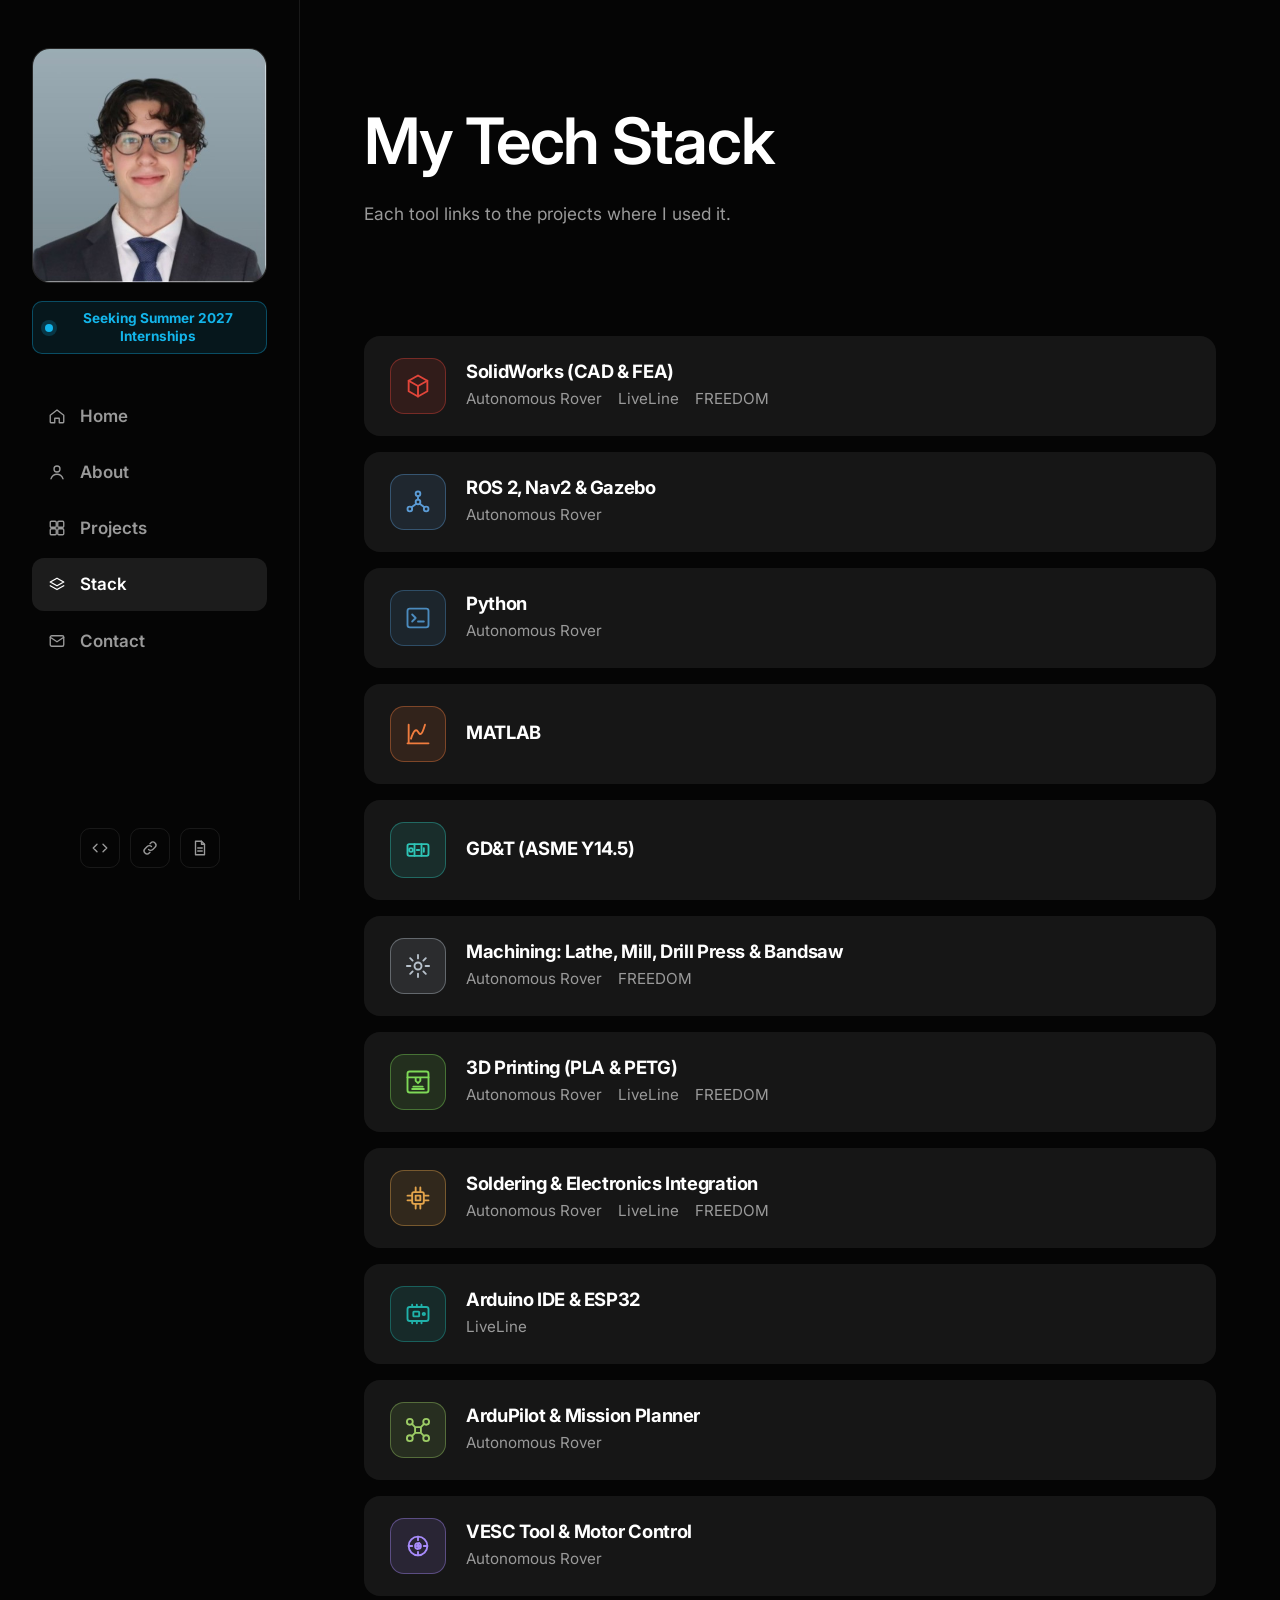
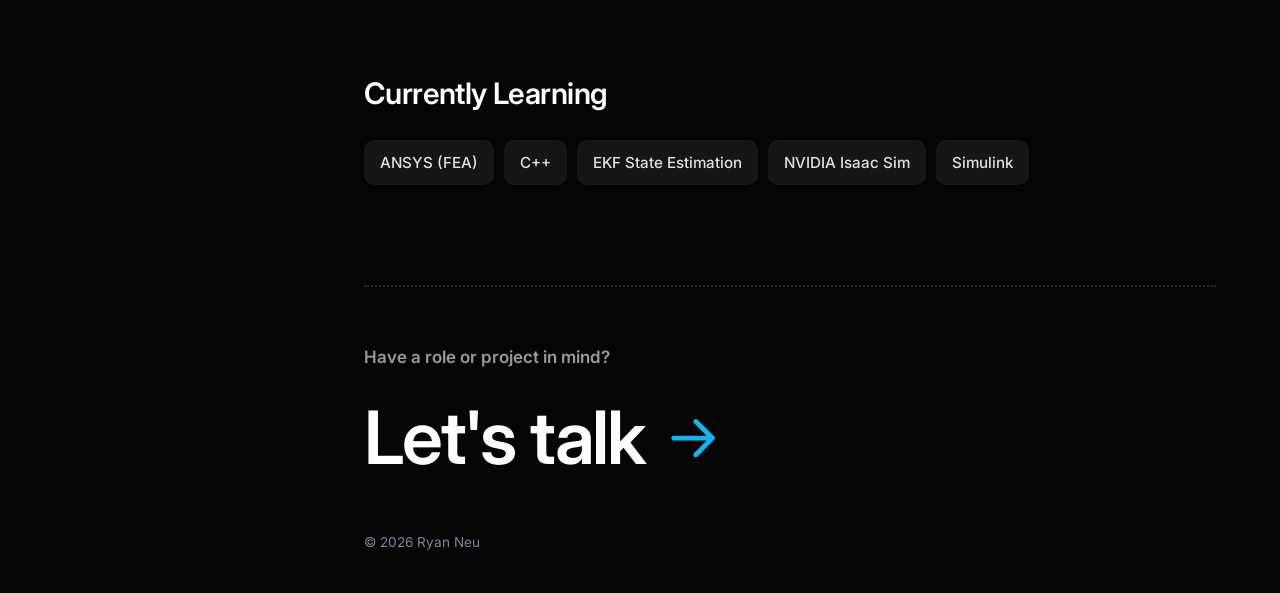
<file: stack.html>
<!doctype html>
<html lang="en">
<head>
<meta charset="utf-8">
<meta name="viewport" content="width=device-width, initial-scale=1">
<title>Stack | Ryan Neu</title>
<meta name="description" content="Junior Mechanical Engineering student at Villanova University. Robotics, autonomous systems, space, and national security projects.">
<meta property="og:type" content="website">
<meta property="og:site_name" content="Ryan Neu">
<meta property="og:title" content="Stack | Ryan Neu">
<meta property="og:description" content="Junior Mechanical Engineering student at Villanova University. Robotics, autonomous systems, space, and national security projects.">
<meta property="og:image" content="https://ryancharlesneu.github.io/og-projects-2x.jpg">
<meta property="og:image:width" content="2400">
<meta property="og:image:height" content="1254">
<meta property="og:url" content="https://ryancharlesneu.github.io/">
<meta name="twitter:card" content="summary_large_image">
<link rel="icon" href="headshot.png">
<link rel="preconnect" href="https://fonts.googleapis.com">
<link rel="preconnect" href="https://fonts.gstatic.com" crossorigin>
<link href="https://fonts.googleapis.com/css2?family=Inter:wght@400;500;600&family=JetBrains+Mono:wght@500&display=swap" rel="stylesheet">
<link rel="stylesheet" href="style.css">
<script>
function nextSrc(img){
  if(img.hasAttribute("srcset")){img.removeAttribute("srcset");img.removeAttribute("sizes");return;}
  var list=(img.dataset.c||"").split("|").filter(Boolean);
  if(!list.length){img.onerror=null;return;}
  img.src=list.shift(); img.dataset.c=list.join("|");
}
</script>
</head>
<body>
<aside class="side">
  <a class="avatar" href="index.html" aria-label="Home">
    <img src="headshot.png" alt="Ryan Neu" onerror="this.remove()">
    <span class="initials">RN</span>
  </a>
  <div class="status"><span class="dot"></span>Seeking Summer 2027 Internships</div>
  <nav class="nav"><a href="index.html"><svg class="ic" viewBox="0 0 24 24" fill="none" stroke="currentColor" stroke-width="1.8" stroke-linecap="round" stroke-linejoin="round" aria-hidden="true"><path d="M3 11l9-7 9 7v9a1 1 0 0 1-1 1h-5v-6H9v6H4a1 1 0 0 1-1-1z"/></svg><span>Home</span></a><a href="about.html"><svg class="ic" viewBox="0 0 24 24" fill="none" stroke="currentColor" stroke-width="1.8" stroke-linecap="round" stroke-linejoin="round" aria-hidden="true"><circle cx="12" cy="8" r="4"/><path d="M4 21c1.5-4 4.5-6 8-6s6.5 2 8 6"/></svg><span>About</span></a><a href="projects.html"><svg class="ic" viewBox="0 0 24 24" fill="none" stroke="currentColor" stroke-width="1.8" stroke-linecap="round" stroke-linejoin="round" aria-hidden="true"><rect x="3" y="3" width="8" height="8" rx="1.5"/><rect x="13" y="3" width="8" height="8" rx="1.5"/><rect x="3" y="13" width="8" height="8" rx="1.5"/><rect x="13" y="13" width="8" height="8" rx="1.5"/></svg><span>Projects</span></a><a href="stack.html" class="active" aria-current="page"><svg class="ic" viewBox="0 0 24 24" fill="none" stroke="currentColor" stroke-width="1.8" stroke-linecap="round" stroke-linejoin="round" aria-hidden="true"><path d="M12 3l9 5-9 5-9-5z"/><path d="M3 13l9 5 9-5"/></svg><span>Stack</span></a><a href="contact.html"><svg class="ic" viewBox="0 0 24 24" fill="none" stroke="currentColor" stroke-width="1.8" stroke-linecap="round" stroke-linejoin="round" aria-hidden="true"><rect x="3" y="5" width="18" height="14" rx="2"/><path d="M3 7l9 6 9-6"/></svg><span>Contact</span></a></nav>
  <div class="social"><a href="https://github.com/RyanCharlesNeu" target="_blank" rel="noopener" title="GitHub"><svg class="ic" viewBox="0 0 24 24" fill="none" stroke="currentColor" stroke-width="1.8" stroke-linecap="round" stroke-linejoin="round" aria-hidden="true"><path d="M8 7l-5 5 5 5M16 7l5 5-5 5"/></svg><span>GitHub</span></a><a href="https://www.linkedin.com/in/ryancharlesneu/" target="_blank" rel="noopener" title="LinkedIn"><svg class="ic" viewBox="0 0 24 24" fill="none" stroke="currentColor" stroke-width="1.8" stroke-linecap="round" stroke-linejoin="round" aria-hidden="true"><path d="M10 14a4 4 0 0 0 5.7 0l3-3a4 4 0 0 0-5.7-5.7l-1 1"/><path d="M14 10a4 4 0 0 0-5.7 0l-3 3a4 4 0 0 0 5.7 5.7l1-1"/></svg><span>LinkedIn</span></a><a href="resume.pdf" target="_blank" rel="noopener" title="Resume"><svg class="ic" viewBox="0 0 24 24" fill="none" stroke="currentColor" stroke-width="1.8" stroke-linecap="round" stroke-linejoin="round" aria-hidden="true"><path d="M6 3h8l4 4v14H6z"/><path d="M14 3v4h4M9 12h6M9 16h6"/></svg><span>Resume</span></a></div>
</aside>
<main class="main">
<section class="hero"><h1>My Tech Stack</h1><p class="bio">Each tool links to the projects where I used it.</p></section>
<section class="block"><div class="slist"><div class="srow"><span class="badge" style="--c:#E2453A"><svg class="ic skill" viewBox="0 0 24 24" fill="none" stroke="currentColor" stroke-width="1.7" stroke-linecap="round" stroke-linejoin="round" aria-hidden="true"><path d="M12 3l8 4.5v9L12 21l-8-4.5v-9z"/><path d="M12 12l8-4.5M12 12v9M12 12L4 7.5"/></svg></span><div><h3>SolidWorks (CAD & FEA)</h3><p class="used"><a href="rover.html">Autonomous Rover</a><a href="liveline.html">LiveLine</a><a href="freedom.html">FREEDOM</a></p></div></div><div class="srow"><span class="badge" style="--c:#5B9BD5"><svg class="ic skill" viewBox="0 0 24 24" fill="none" stroke="currentColor" stroke-width="1.7" stroke-linecap="round" stroke-linejoin="round" aria-hidden="true"><circle cx="12" cy="5" r="2"/><circle cx="5" cy="18" r="2"/><circle cx="19" cy="18" r="2"/><circle cx="12" cy="12" r="2"/><path d="M12 7v3M10.5 13.5l-4 3M13.5 13.5l4 3"/></svg></span><div><h3>ROS 2, Nav2 & Gazebo</h3><p class="used"><a href="rover.html">Autonomous Rover</a></p></div></div><div class="srow"><span class="badge" style="--c:#4B8BBE"><svg class="ic skill" viewBox="0 0 24 24" fill="none" stroke="currentColor" stroke-width="1.7" stroke-linecap="round" stroke-linejoin="round" aria-hidden="true"><rect x="3" y="4" width="18" height="16" rx="2"/><path d="M7 9l3 3-3 3M12 15h5"/></svg></span><div><h3>Python</h3><p class="used"><a href="rover.html">Autonomous Rover</a></p></div></div><div class="srow"><span class="badge" style="--c:#F07C3E"><svg class="ic skill" viewBox="0 0 24 24" fill="none" stroke="currentColor" stroke-width="1.7" stroke-linecap="round" stroke-linejoin="round" aria-hidden="true"><path d="M3 20h18M4 20V4"/><path d="M6 16c2-6 4-9 6-6s3 4 6-6"/></svg></span><div><h3>MATLAB</h3></div></div><div class="srow"><span class="badge" style="--c:#2EC4B6"><svg class="ic skill" viewBox="0 0 24 24" fill="none" stroke="currentColor" stroke-width="1.7" stroke-linecap="round" stroke-linejoin="round" aria-hidden="true"><rect x="3" y="7" width="18" height="10" rx="1.5"/><path d="M9 7v10M15 7v10"/><circle cx="6" cy="12" r="1.6"/><path d="M11 12h2M17 10.5v3"/></svg></span><div><h3>GD&T (ASME Y14.5)</h3></div></div><div class="srow"><span class="badge" style="--c:#B8C2CC"><svg class="ic skill" viewBox="0 0 24 24" fill="none" stroke="currentColor" stroke-width="1.7" stroke-linecap="round" stroke-linejoin="round" aria-hidden="true"><circle cx="12" cy="12" r="3"/><path d="M12 2.5v3M12 18.5v3M2.5 12h3M18.5 12h3M5.3 5.3l2.1 2.1M16.6 16.6l2.1 2.1M5.3 18.7l2.1-2.1M16.6 7.4l2.1-2.1"/></svg></span><div><h3>Machining: Lathe, Mill, Drill Press & Bandsaw</h3><p class="used"><a href="rover.html">Autonomous Rover</a><a href="freedom.html">FREEDOM</a></p></div></div><div class="srow"><span class="badge" style="--c:#7ED957"><svg class="ic skill" viewBox="0 0 24 24" fill="none" stroke="currentColor" stroke-width="1.7" stroke-linecap="round" stroke-linejoin="round" aria-hidden="true"><rect x="3" y="3" width="18" height="18" rx="2"/><path d="M3 8h18M10 8v3l2 2 2-2V8M7 18h10M8 16h8"/></svg></span><div><h3>3D Printing (PLA & PETG)</h3><p class="used"><a href="rover.html">Autonomous Rover</a><a href="liveline.html">LiveLine</a><a href="freedom.html">FREEDOM</a></p></div></div><div class="srow"><span class="badge" style="--c:#E3A44B"><svg class="ic skill" viewBox="0 0 24 24" fill="none" stroke="currentColor" stroke-width="1.7" stroke-linecap="round" stroke-linejoin="round" aria-hidden="true"><rect x="7" y="7" width="10" height="10" rx="1.5"/><rect x="10" y="10" width="4" height="4"/><path d="M10 3v4M14 3v4M10 17v4M14 17v4M3 10h4M3 14h4M17 10h4M17 14h4"/></svg></span><div><h3>Soldering & Electronics Integration</h3><p class="used"><a href="rover.html">Autonomous Rover</a><a href="liveline.html">LiveLine</a><a href="freedom.html">FREEDOM</a></p></div></div><div class="srow"><span class="badge" style="--c:#20B2AA"><svg class="ic skill" viewBox="0 0 24 24" fill="none" stroke="currentColor" stroke-width="1.7" stroke-linecap="round" stroke-linejoin="round" aria-hidden="true"><rect x="3" y="6" width="18" height="12" rx="2"/><path d="M7 6V4M11 6V4M15 6V4M7 18v2M11 18v2M15 18v2"/><rect x="8" y="10" width="5" height="4" rx="0.5"/><circle cx="17" cy="12" r="1"/></svg></span><div><h3>Arduino IDE & ESP32</h3><p class="used"><a href="liveline.html">LiveLine</a></p></div></div><div class="srow"><span class="badge" style="--c:#9CCC65"><svg class="ic skill" viewBox="0 0 24 24" fill="none" stroke="currentColor" stroke-width="1.7" stroke-linecap="round" stroke-linejoin="round" aria-hidden="true"><circle cx="5" cy="5" r="2.5"/><circle cx="19" cy="5" r="2.5"/><circle cx="5" cy="19" r="2.5"/><circle cx="19" cy="19" r="2.5"/><rect x="9.5" y="9.5" width="5" height="5" rx="1"/><path d="M7 7l2.5 2.5M17 7l-2.5 2.5M7 17l2.5-2.5M17 17l-2.5-2.5"/></svg></span><div><h3>ArduPilot & Mission Planner</h3><p class="used"><a href="rover.html">Autonomous Rover</a></p></div></div><div class="srow"><span class="badge" style="--c:#A78BFA"><svg class="ic skill" viewBox="0 0 24 24" fill="none" stroke="currentColor" stroke-width="1.7" stroke-linecap="round" stroke-linejoin="round" aria-hidden="true"><circle cx="12" cy="12" r="8"/><circle cx="12" cy="12" r="2.5"/><path d="M12 4v3M12 17v3M4 12h3M17 12h3"/><path d="M13 9.5l-2 2.5h2.5l-2 2.5"/></svg></span><div><h3>VESC Tool & Motor Control</h3><p class="used"><a href="rover.html">Autonomous Rover</a></p></div></div></div></section>
<section class="block"><h2>Currently Learning</h2><div class="chips"><span class="chip">ANSYS (FEA)</span><span class="chip">C++</span><span class="chip">EKF State Estimation</span><span class="chip">NVIDIA Isaac Sim</span><span class="chip">Simulink</span></div></section>
<footer class="foot">
  <a class="cta-band" href="contact.html">
    <span class="kicker">Have a role or project in mind?</span>
    <span class="big">Let's talk <svg class="ic big-arrow" viewBox="0 0 24 24" fill="none" stroke="currentColor" stroke-width="1.8" stroke-linecap="round" stroke-linejoin="round" aria-hidden="true"><path d="M5 12h14M13 6l6 6-6 6"/></svg></span>
  </a>
  <p class="copy">&copy; 2026 Ryan Neu</p>
</footer>
</main>
</body>
</html>
</file>
<file: style.css>
:root {
  --bg: #050505;
  --side: #050505;
  --card: #161616;
  --card-2: #1c1c1c;
  --line: rgba(255, 255, 255, 0.08);
  --text: #e8e8e8;
  --muted: #9a9a9a;
  --sky: #13B5EA;
  --navy: #00205B;
  --done: #43a047;
  --prog: #f9a825;
  --plan: #7d8796;
  --side-w: 300px;
}

* { box-sizing: border-box; }
html { scroll-behavior: smooth; }
body {
  margin: 0; background: var(--bg); color: var(--text);
  font-family: "Inter", system-ui, sans-serif; font-size: 17px; line-height: 1.65;
}
a { color: var(--sky); }
h1, h2, h3 { color: #fff; letter-spacing: -0.02em; line-height: 1.15; }
.ic { width: 18px; height: 18px; flex: none; }

/* Sidebar */
.side {
  position: fixed; inset: 0 auto 0 0; width: var(--side-w);
  background: var(--side); border-right: 1px solid var(--line);
  padding: 48px 32px 32px; display: flex; flex-direction: column; gap: 18px;
}
.avatar {
  position: relative; display: block; aspect-ratio: 1; border-radius: 18px; overflow: hidden;
  background: var(--card);
  border: 1px solid var(--line);
}
.avatar img { position: absolute; inset: 0; width: 100%; height: 100%; object-fit: cover; z-index: 1; }
.initials {
  position: absolute; inset: 0; display: grid; place-items: center;
  font-size: 4rem; font-weight: 600; color: #4a4a4a; letter-spacing: -0.04em;
}
.status {
  display: flex; align-items: center; justify-content: center; gap: 8px;
  padding: 8px 12px; border-radius: 10px; font-size: 0.85rem; font-weight: 700;
  color: var(--sky); background: rgba(19,181,234,0.1); border: 1px solid rgba(19,181,234,0.35);
  text-align: center; line-height: 1.3;
}
.dot { width: 8px; height: 8px; border-radius: 50%; background: var(--sky); box-shadow: 0 0 0 4px rgba(19,181,234,0.2); flex: none; }
.nav { display: flex; flex-direction: column; gap: 4px; margin-top: 18px; }
.nav a {
  display: flex; align-items: center; gap: 14px; padding: 12px 16px; border-radius: 12px;
  color: var(--muted); text-decoration: none; font-weight: 600; transition: background .15s, color .15s;
}
.nav a:hover { color: #fff; background: rgba(255,255,255,0.04); }
.nav a.active { color: #fff; background: var(--card-2); }
.social { margin-top: auto; display: flex; justify-content: center; gap: 10px; }
.social a {
  display: grid; place-items: center; width: 40px; height: 40px; border-radius: 10px;
  color: var(--muted); border: 1px solid var(--line); text-decoration: none;
}
.social a span { position: absolute; width: 1px; height: 1px; overflow: hidden; clip: rect(0 0 0 0); }
.social a:hover { color: var(--sky); border-color: var(--sky); }

/* Main */
.main { margin-left: var(--side-w); padding: 0 64px; max-width: calc(var(--side-w) + 1180px); }
.hero { padding: 104px 0 40px; }
.hero h1 { font-size: clamp(2.6rem, 5vw, 4rem); font-weight: 600; margin: 0 0 22px; }
.headline { font-size: 1.5rem; font-weight: 500; color: #f2f2f2; margin: 0 0 44px; max-width: 760px; }
.bio { color: var(--muted); max-width: 760px; margin: 0 0 28px; font-size: 1.08rem; }
.loc-row, .rule-row { display: flex; align-items: center; gap: 22px; }
.loc { display: inline-flex; align-items: center; gap: 8px; color: var(--muted); white-space: nowrap; }
.loc .ic { color: var(--sky); }
.rule { flex: 1; height: 0; border-top: 2px dotted rgba(255,255,255,0.14); }
.pill-btn {
  display: inline-flex; align-items: center; gap: 10px; padding: 12px 22px; border-radius: 12px;
  border: 1px solid rgba(255,255,255,0.22); color: #fff; text-decoration: none; font-weight: 600; white-space: nowrap;
  transition: border-color .15s, background .15s;
}
.pill-btn:hover { border-color: var(--sky); background: rgba(19,181,234,0.08); }
.rule-row { margin-top: 40px; }

.block { padding: 40px 0; }
.block > h2 { font-size: 1.85rem; margin: 0 0 30px; font-weight: 600; }

/* Project cards */
.grid { display: grid; grid-template-columns: repeat(2, minmax(0, 1fr)); gap: 30px; }
.pcard { display: block; text-decoration: none; color: inherit; }
.pimg { aspect-ratio: 1 / 1; border-radius: 16px; overflow: hidden; background: var(--card); }
.pimg img { width: 100%; height: 100%; object-fit: cover; transition: transform .4s ease; }
.pcard:hover .pimg img { transform: scale(1.04); }
.pmeta { display: flex; justify-content: space-between; align-items: flex-start; gap: 16px; padding: 18px 4px 0; }
.tag {
  margin: 0 0 4px; font-family: "JetBrains Mono", monospace; font-size: 0.78rem;
  text-transform: uppercase; letter-spacing: 0.08em; color: var(--sky);
}
.pmeta h3 { margin: 0 0 6px; font-size: 1.35rem; font-weight: 600; }
.blurb { margin: 0; color: var(--muted); font-size: 0.97rem; }
.go { width: 22px; height: 22px; color: var(--sky); margin-top: 6px; transition: transform .2s; }
.pcard:hover .go { transform: translateX(4px); }

/* Stack */
.tiles { display: grid; grid-template-columns: repeat(4, minmax(0, 1fr)); gap: 16px; }
.tile {
  display: flex; flex-direction: column; align-items: center; justify-content: center; gap: 10px;
  padding: 26px 12px; border-radius: 16px; background: var(--card); border: 0;
  text-align: center; font-weight: 600; font-size: 0.92rem; color: #cfd8e6;
}
.badge {
  display: grid; place-items: center; width: 48px; height: 48px; border-radius: 12px; flex: none;
  background: #222; color: var(--sky);
  font-family: "JetBrains Mono", monospace; font-weight: 500; font-size: 1rem; border: 0;
}
.slist { display: flex; flex-direction: column; gap: 16px; }
.srow { display: flex; align-items: center; gap: 20px; padding: 22px 26px; border-radius: 16px; background: var(--card); }
.srow h3 { margin: 0 0 4px; font-size: 1.15rem; }
.used { margin: 0; display: flex; flex-wrap: wrap; gap: 6px 16px; }
.used a, .used span { color: var(--muted); text-decoration: none; font-size: 0.95rem; }
.used a:hover { color: var(--sky); }

/* Timeline */
.timeline { list-style: none; margin: 0; padding: 0; }
.timeline li { display: flex; gap: 14px; padding: 0 0 26px 0; position: relative; }
.timeline li:not(:last-child)::before { content: ""; position: absolute; left: 8px; top: 30px; bottom: 6px; border-left: 2px dotted rgba(255,255,255,0.18); }
.timeline .ic { color: var(--sky); margin-top: 4px; }
.timeline h3 { margin: 0 0 2px; font-size: 1.15rem; }
.timeline p { margin: 0; color: var(--muted); }
.timeline .sub { font-size: 0.93rem; }

/* Contact */
.clist { display: flex; flex-direction: column; gap: 12px; max-width: 520px; }
.crow { display: flex; align-items: center; gap: 14px; padding: 16px 20px; border-radius: 14px; background: var(--card); border: 1px solid var(--line); color: #fff; text-decoration: none; font-weight: 600; }
.crow .ic { color: var(--sky); }
.crow:hover { border-color: var(--sky); }

/* Footer CTA */
.foot { padding: 60px 0 40px; }
.cta-band {
  display: block; padding: 56px 0 8px; text-decoration: none; border-top: 2px dotted rgba(255,255,255,0.14);
}
.cta-band:hover .big { color: var(--sky); }
.kicker { display: block; color: var(--muted); font-weight: 600; margin-bottom: 6px; }
.big { display: flex; align-items: center; gap: 16px; font-size: clamp(2.4rem, 6vw, 4.6rem); font-weight: 600; color: #fff; letter-spacing: -0.03em; transition: color .2s; }
.big-arrow { color: var(--sky); }
.big-arrow { width: 0.9em; height: 0.9em; }
.copy { color: var(--plan); font-size: 0.85rem; margin: 24px 0 0; }

/* Project detail */
.detail { padding-bottom: 8px; }
.back { display: inline-flex; align-items: center; gap: 8px; color: var(--muted); text-decoration: none; font-weight: 600; margin-bottom: 28px; }
.back:hover { color: var(--sky); }
.flip { transform: scaleX(-1); }
.prose { max-width: 960px; }
.prose h2 { font-size: 1.75rem; margin: 52px 0 14px; color: #fff; }
.prose h3 { font-size: 1.3rem; margin: 34px 0 10px; color: var(--sky); }
.prose p { margin: 0 0 14px; color: #cfd8e6; }
.prose strong { color: #fff; }
.prose em { color: var(--muted); }
.prose ul, .prose ol { padding-left: 22px; color: #cfd8e6; }
.prose li { margin-bottom: 8px; }
.prose hr { border: 0; border-top: 2px dotted rgba(255,255,255,0.14); margin: 52px 0; }
.prose img { max-width: 100%; height: auto; border-radius: 12px; vertical-align: top; margin: 6px 0; }
.prose table { width: 100%; border-collapse: collapse; margin: 16px 0 24px; font-size: 0.95rem; display: block; overflow-x: auto; }
.prose th, .prose td { padding: 10px 12px; border-bottom: 1px solid var(--line); text-align: left; vertical-align: middle; }
.prose th { color: var(--sky); font-family: "JetBrains Mono", monospace; font-size: 0.8rem; text-transform: uppercase; letter-spacing: 0.06em; }
.prose td img { width: 80px; margin: 0; background: #fff; }
.video { margin: 12px 0 6px; max-width: 760px; }
.video video { width: 100%; border-radius: 12px; background: #000; display: block; }
.video-link { display: inline-block; margin-top: 6px; font-size: 0.85rem; color: var(--muted); }

/* Status board */
.status-board { display: grid; grid-template-columns: repeat(auto-fit, minmax(200px, 1fr)); gap: 14px; margin: 14px 0 10px; }
.stage { background: var(--card); border: 1px solid var(--line); border-radius: 14px; padding: 16px 14px 10px; }
.stage h4 { margin: 0 0 12px; font-family: "JetBrains Mono", monospace; font-size: 0.78rem; text-transform: uppercase; letter-spacing: 0.08em; color: var(--sky); }
.stage ol { list-style: none; margin: 0; padding: 0; }
.prose li.step, .step { position: relative; margin: 0 0 18px; padding: 8px 10px 8px 12px; border-radius: 8px; font-size: 0.93rem; line-height: 1.35; border-left: 4px solid; }
.prose li.step:last-child { margin-bottom: 4px; }
.step:not(:last-child)::after { content: ""; position: absolute; left: 18px; bottom: -15px; width: 2px; height: 12px; background: var(--plan); opacity: 0.6; }
.step.done { background: rgba(67,160,71,0.16); border-color: var(--done); color: #fff; }
.step.progress { background: rgba(249,168,37,0.16); border-color: var(--prog); color: #fff; }
.step.planned { background: rgba(255,255,255,0.04); border-color: var(--plan); color: var(--muted); }
.legend { display: flex; flex-wrap: wrap; gap: 16px; font-size: 0.88rem; color: var(--muted); margin-bottom: 14px; }
.key::before { content: ""; display: inline-block; width: 12px; height: 12px; border-radius: 3px; margin-right: 6px; vertical-align: -1px; }
.key.done::before { background: var(--done); }
.key.progress::before { background: var(--prog); }
.key.planned::before { background: var(--plan); }

/* Responsive */
@media (max-width: 1100px) {
  .main { padding: 0 36px; }
  .tiles { grid-template-columns: repeat(2, minmax(0, 1fr)); }
}
@media (max-width: 860px) {
  .side {
    position: sticky; top: 0; z-index: 20; width: auto; height: auto; flex-direction: row; align-items: center;
    padding: 10px 16px; gap: 12px; border-right: 0; border-bottom: 1px solid var(--line); flex-wrap: wrap;
  }
  .avatar { width: 44px; height: 44px; border-radius: 10px; }
  .initials { font-size: 1.1rem; }
  .status { display: none; }
  .nav { flex-direction: row; margin: 0; gap: 2px; flex-wrap: wrap; }
  .nav a { padding: 8px 10px; gap: 0; }
  .nav a span { display: none; }
  .social { margin: 0 0 0 auto; }
  .social a { width: 36px; height: 36px; }
  .main { margin-left: 0; padding: 0 16px; }
  .hero { padding-top: 48px; }
  .grid { grid-template-columns: 1fr; }
  .loc-row, .rule-row { flex-wrap: wrap; }
  .loc-row .rule, .rule-row .rule { display: none; }
  .prose img:not(td img) { width: 100% !important; }
  .srow { padding: 18px; }
}
.chips { display: flex; flex-wrap: wrap; gap: 10px; }
.chip { padding: 10px 16px; border-radius: 10px; background: var(--card); color: #e0e0e0; font-weight: 500; font-size: 0.95rem; }
.mini { margin-left: 10px; font-size: 0.9rem; text-decoration: none; }
.mini:hover { text-decoration: underline; }
.badge { position: relative; overflow: hidden; }
.badge .logo { position: absolute; inset: 0; width: 100%; height: 100%; object-fit: contain; padding: 7px; background: #222; }
.badge .skill { width: 26px; height: 26px; }

/* Stack icons */
.badge {
  width: 56px; height: 56px; border-radius: 14px;
  background: rgba(19,181,234,0.08); border: 1px solid rgba(19,181,234,0.25); color: var(--sky);
}
.badge .skill { width: 28px; height: 28px; stroke-width: 1.6; }
.tile { gap: 14px; padding: 30px 14px; transition: background .2s; }
.tile:hover { background: #1c1c1c; }
.tile:hover .badge { background: rgba(19,181,234,0.14); }
.srow { transition: background .2s; }
.srow:hover { background: #1c1c1c; }

/* Tool colors */
.badge[style*="--c"] {
  color: var(--c);
  background: color-mix(in srgb, var(--c) 13%, transparent);
  border-color: color-mix(in srgb, var(--c) 40%, transparent);
}
.tile:hover .badge[style*="--c"] { background: color-mix(in srgb, var(--c) 22%, transparent); }

/* Keep demo videos compact */
.video { max-width: 640px; margin: 16px 0 8px; }
.video video {
  width: 100%; height: auto; max-height: 400px;
  object-fit: contain; background: #0d0d0d;
  border: 1px solid var(--line); border-radius: 12px;
}
@media (max-width: 860px) { .video video { max-height: 320px; } }
</file>
